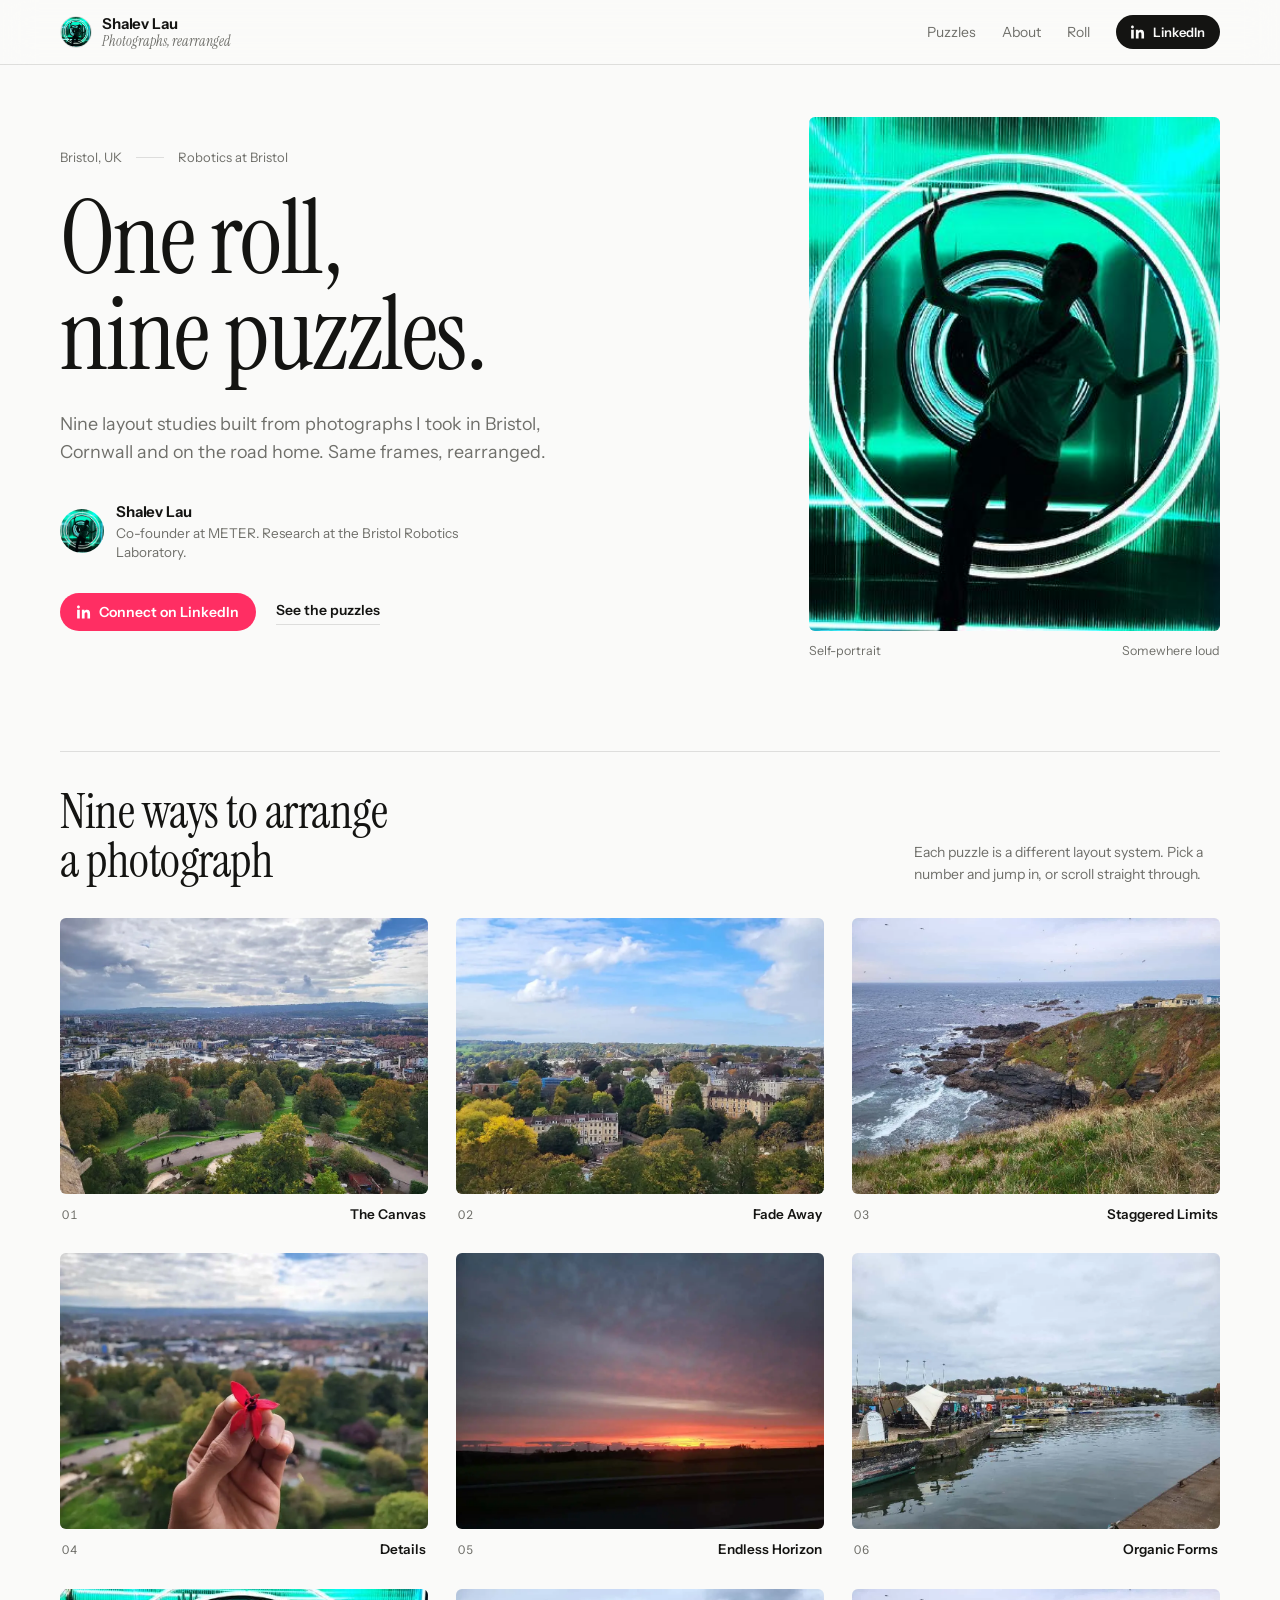
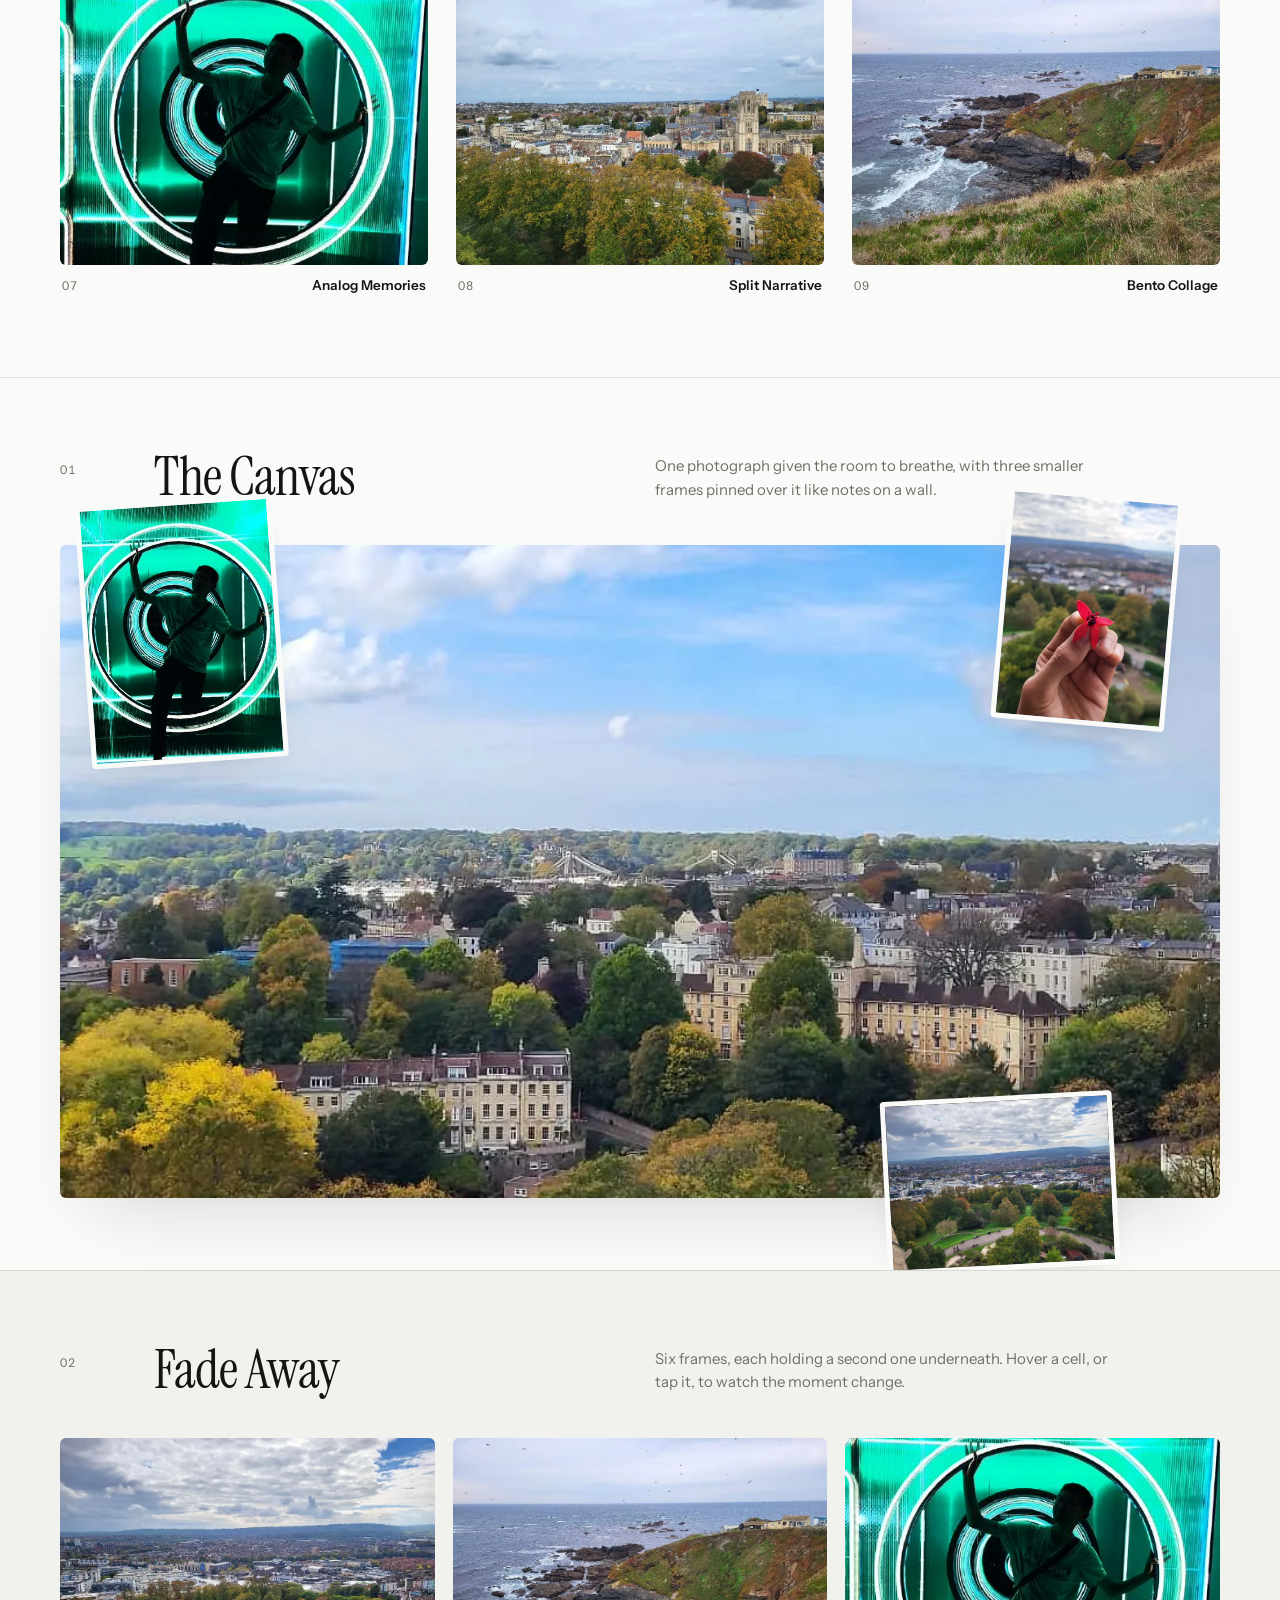
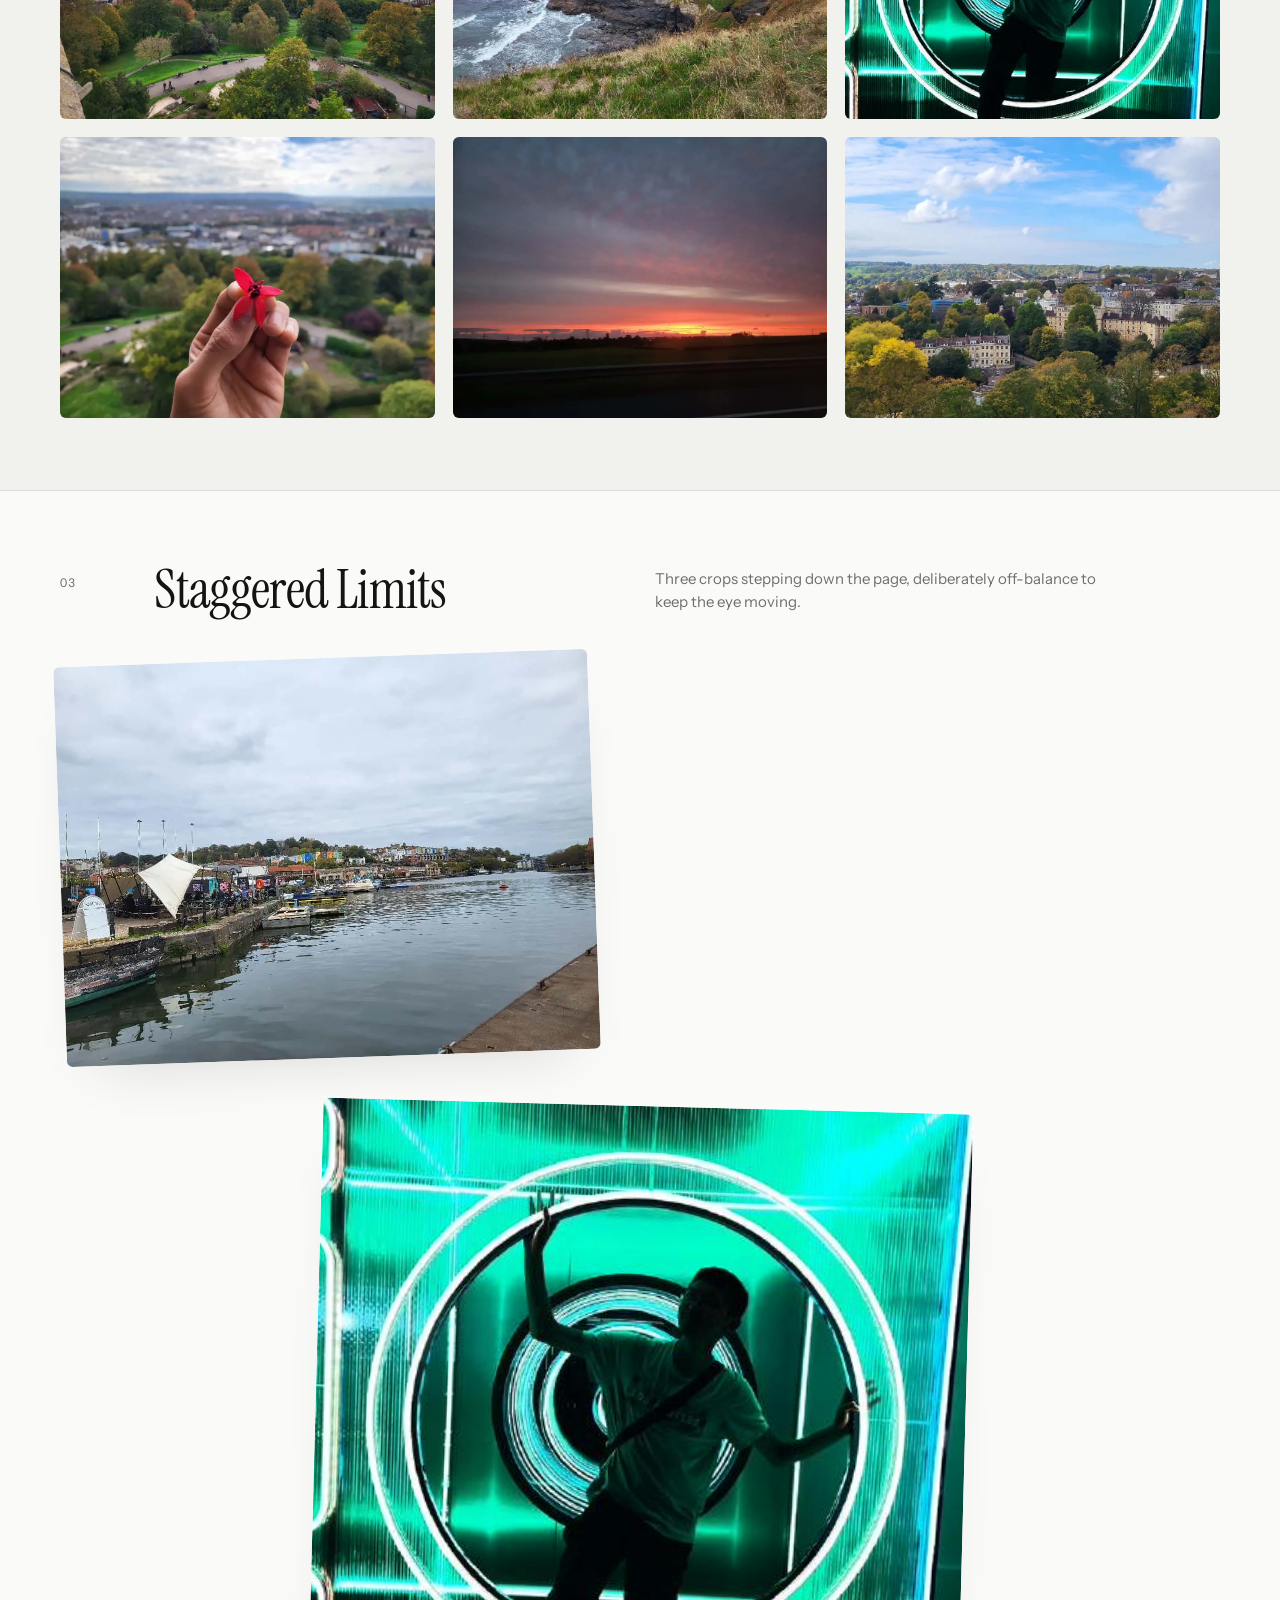
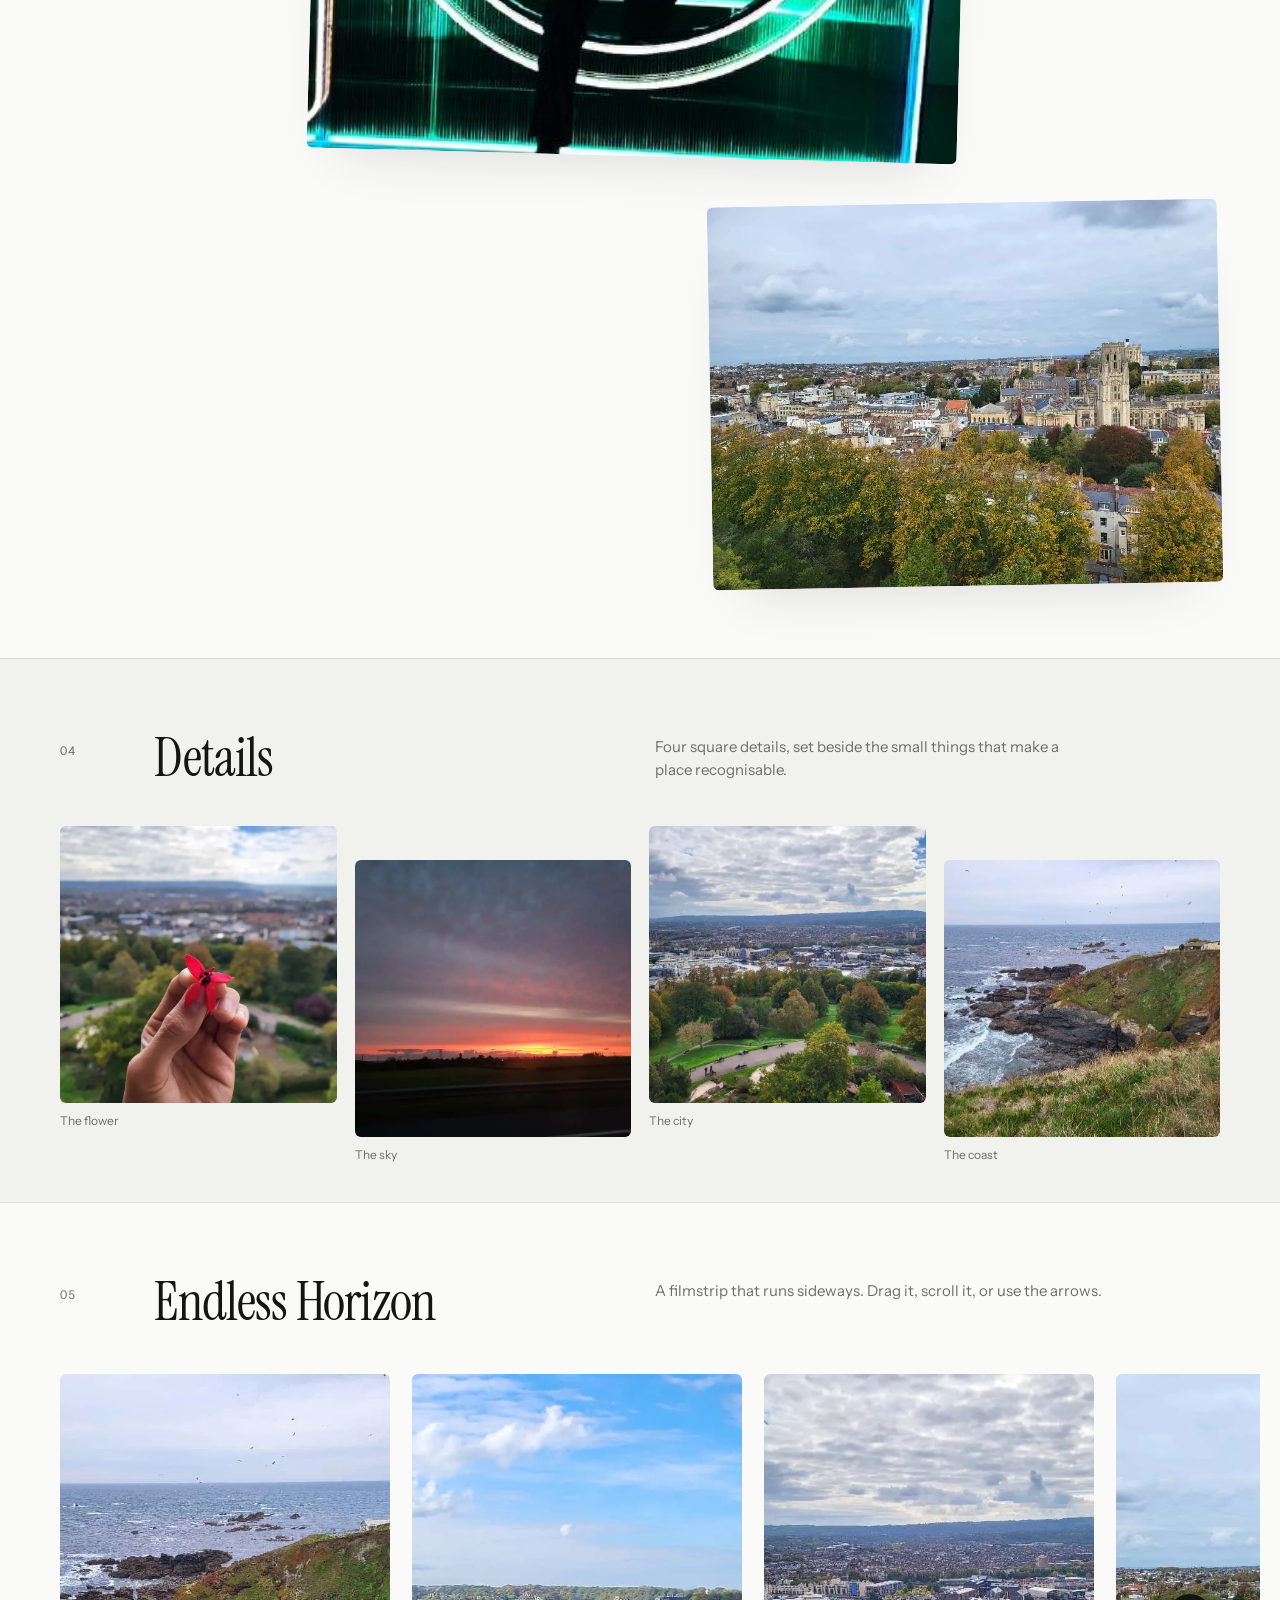
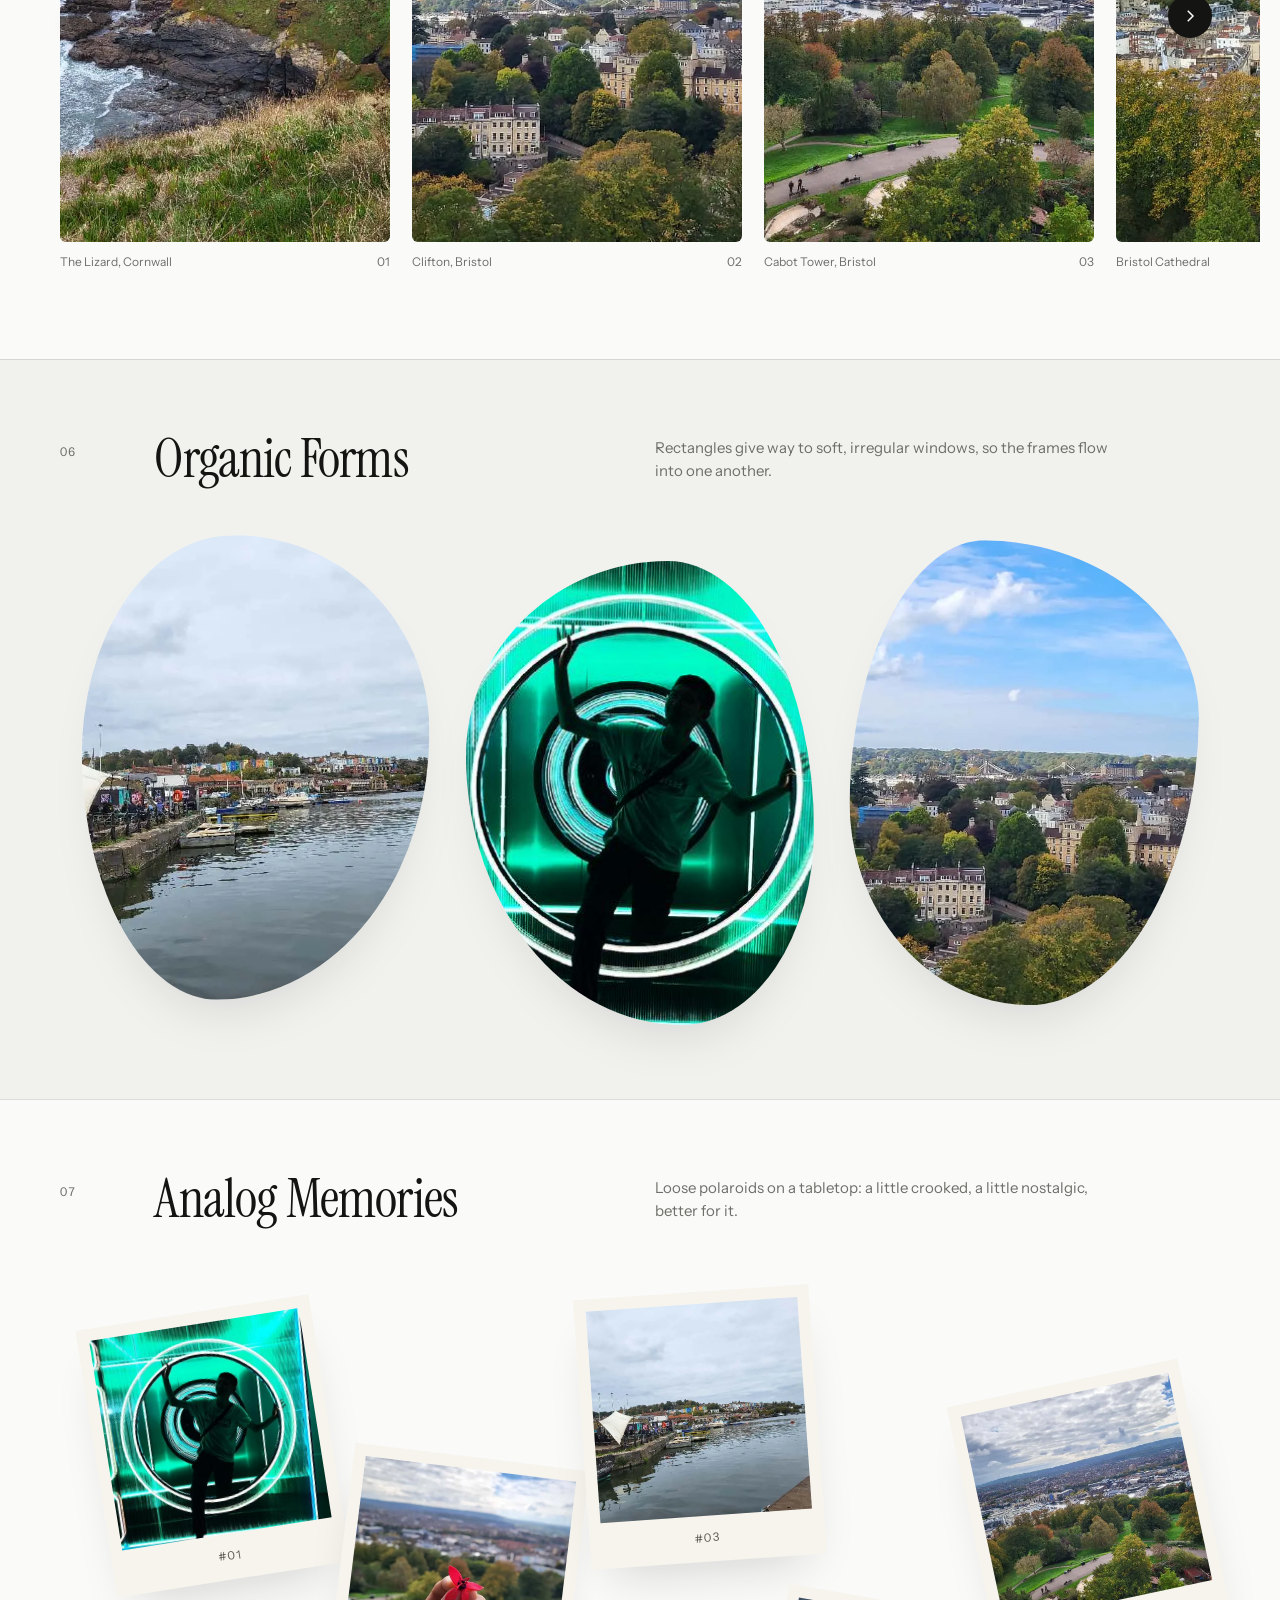
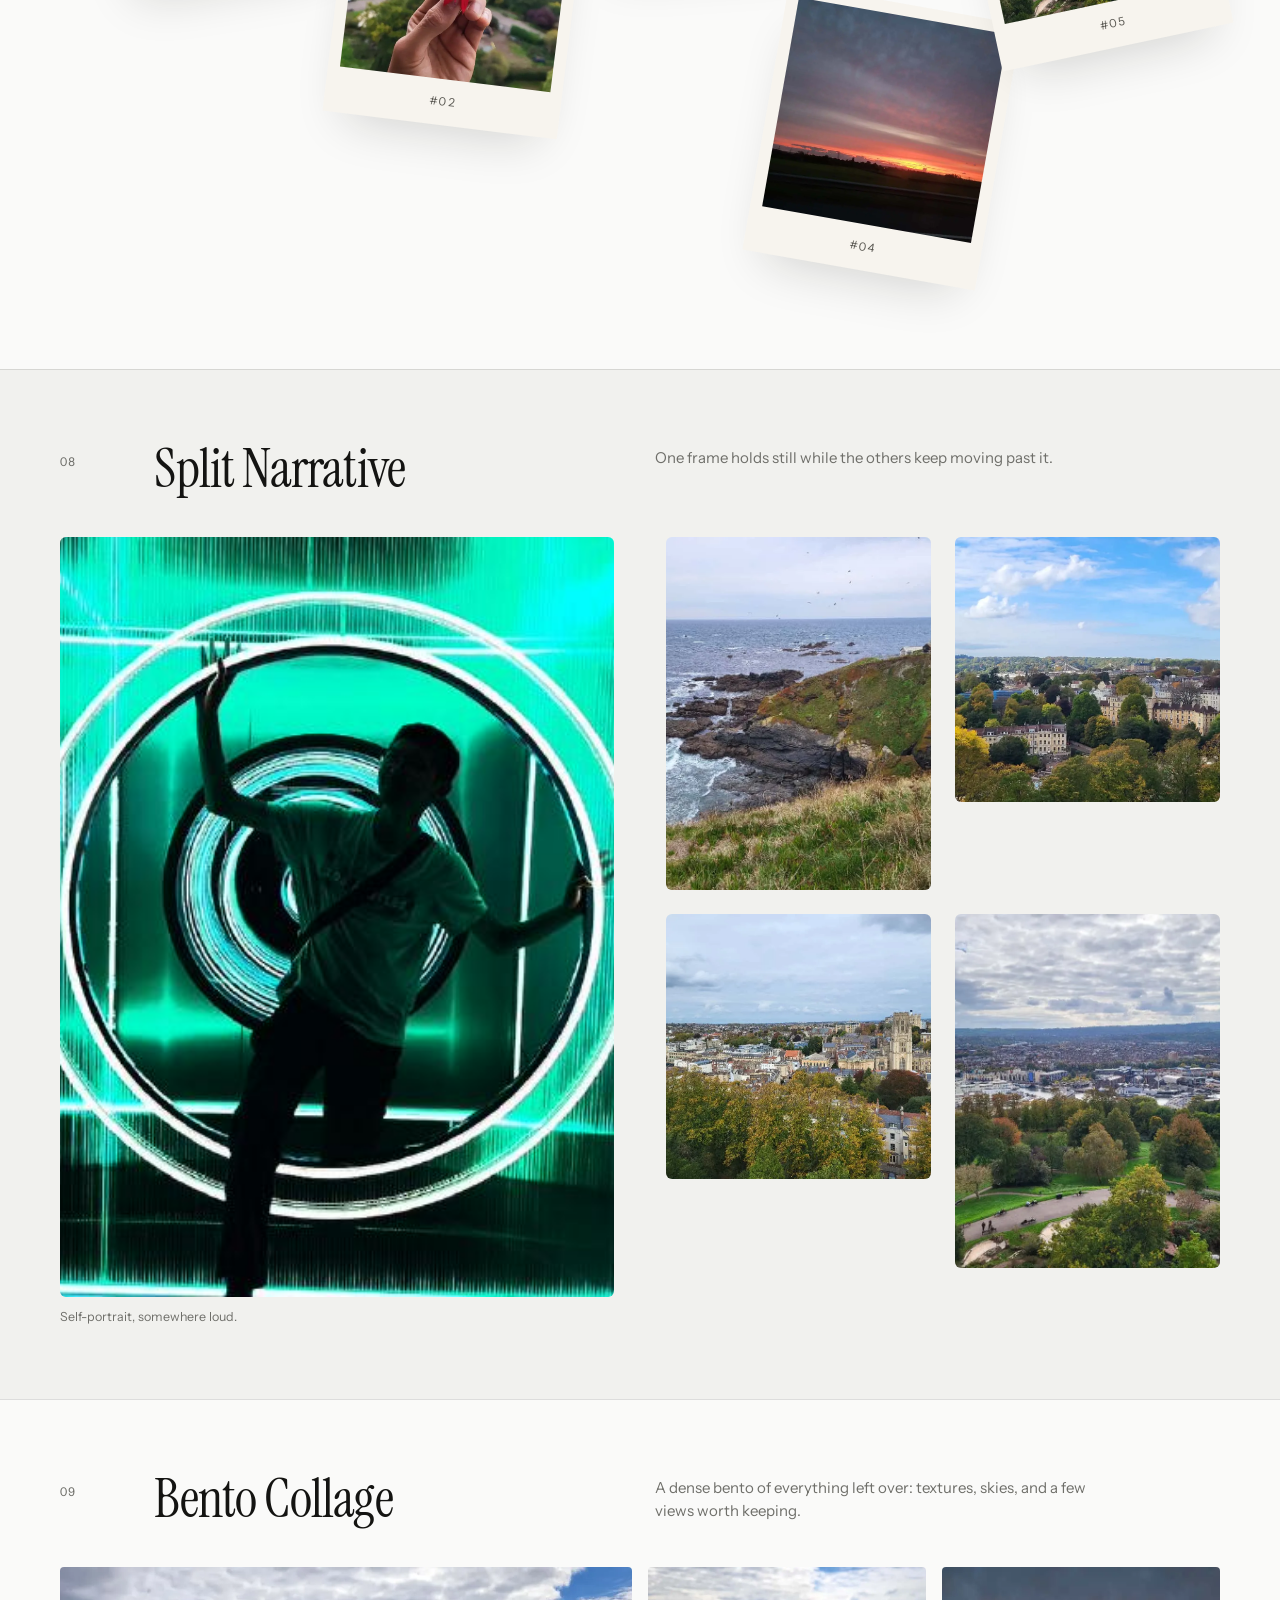
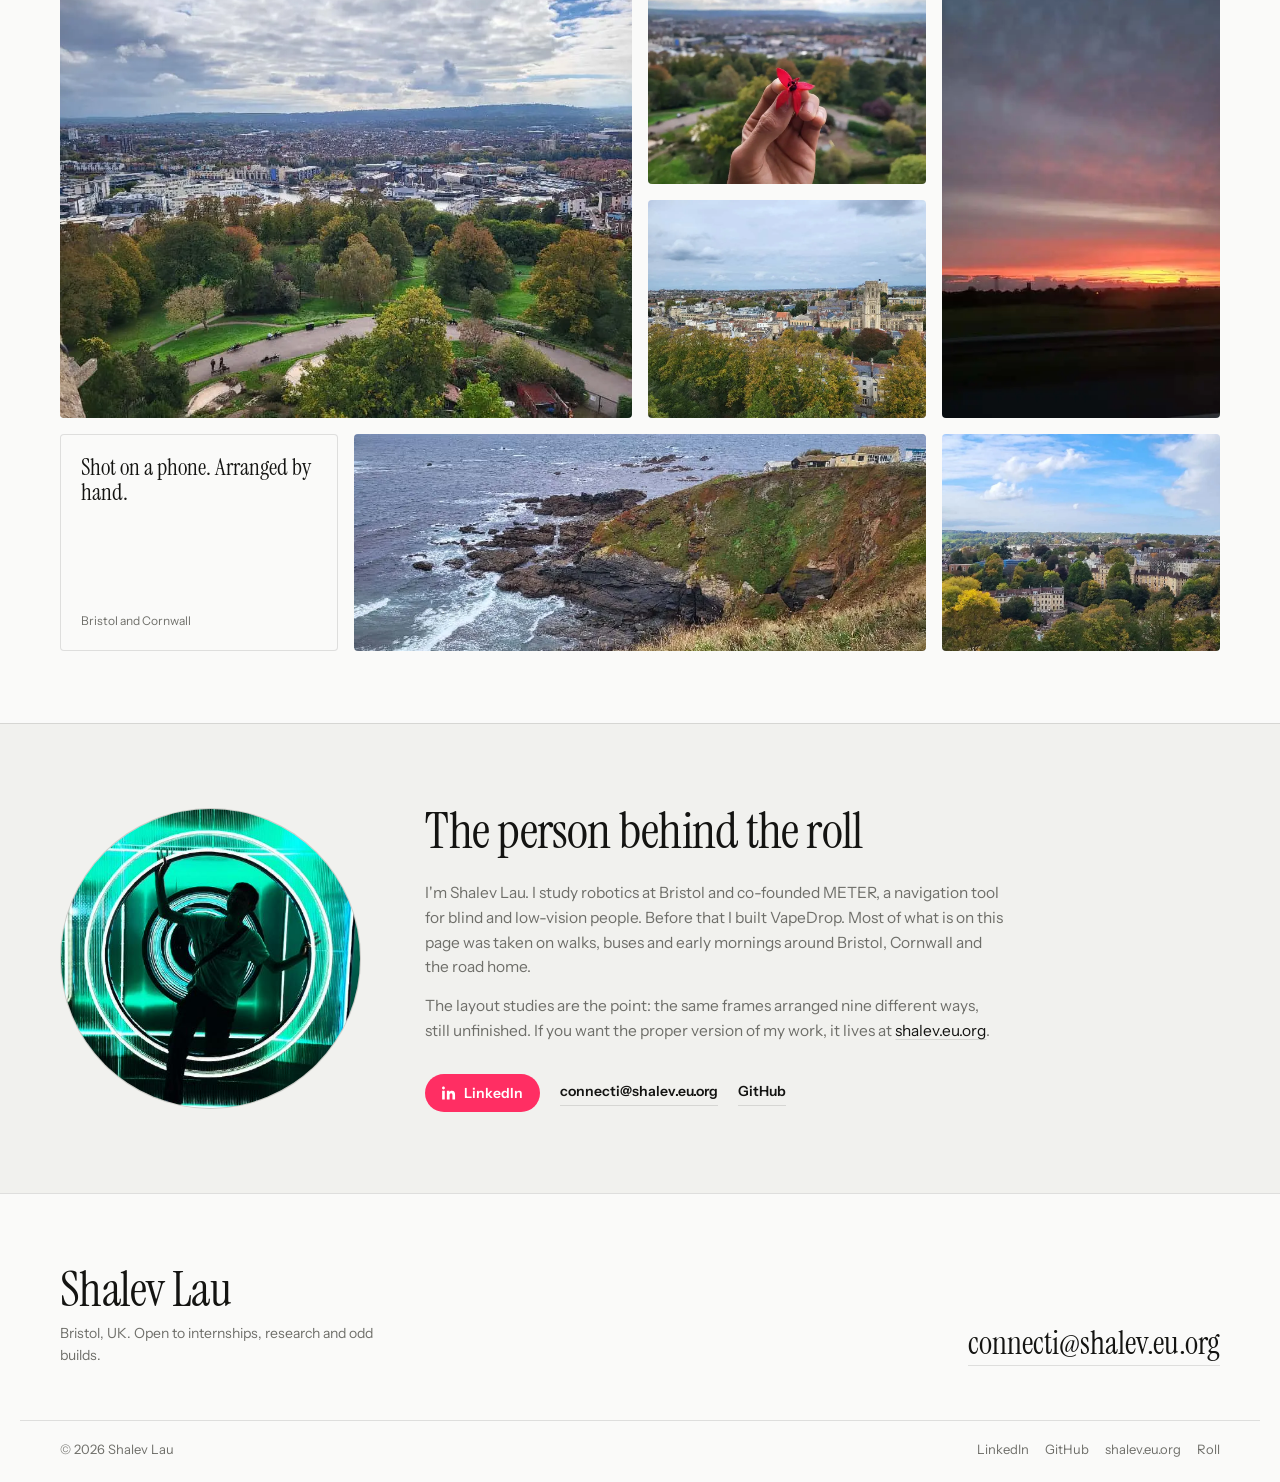
<file: index.html>
<!DOCTYPE html>
<html lang="en-GB">

<head>
    <meta charset="UTF-8">
    <meta name="viewport" content="width=device-width, initial-scale=1">
    <title>Shalev Lau — One roll, nine puzzles</title>
    <meta name="description" content="Nine layout studies built from photographs by Shalev Lau — robotics student in Bristol, co-founder of METER.">
    <link rel="canonical" href="https://bosco-grid.pages.dev/">
    <meta name="theme-color" content="#fafaf9">
    <meta name="color-scheme" content="light">

    <meta property="og:type" content="website">
    <meta property="og:title" content="Shalev Lau — One roll, nine puzzles">
    <meta property="og:description" content="Nine layout studies built from photographs around Bristol, Cornwall and the road home.">
    <meta property="og:url" content="https://bosco-grid.pages.dev/">
    <meta property="og:image" content="https://bosco-grid.pages.dev/assets/shalev-lau.png">
    <meta name="twitter:card" content="summary">

    <link rel="icon" href="assets/shalev-lau.png">
    <link rel="apple-touch-icon" href="assets/shalev-lau.png">
    <link rel="preload" as="image" href="assets/shalev-lau.png">

    <link rel="preconnect" href="https://fonts.googleapis.com">
    <link rel="preconnect" href="https://fonts.gstatic.com" crossorigin>
    <link href="https://fonts.googleapis.com/css2?family=Instrument+Sans:ital,wght@0,400..700;1,400..700&family=Instrument+Serif:ital@0;1&display=swap" rel="stylesheet">
    <link rel="stylesheet" href="assets/site.css">

    <script type="application/ld+json">
        {
            "@context": "https://schema.org",
            "@type": "Person",
            "name": "Shalev Lau",
            "url": "https://shalev.eu.org/",
            "image": "https://bosco-grid.pages.dev/assets/shalev-lau.png",
            "jobTitle": "Robotics student and co-founder of METER",
            "sameAs": [
                "https://www.linkedin.com/in/shalevl/",
                "https://github.com/altcar"
            ]
        }
    </script>
</head>

<body id="top" data-theme="light">
    <a class="skip-link" href="#main">Skip to content</a>

    <header class="site-header">
        <div class="header-inner">
            <a class="brand" href="#top" aria-label="Shalev Lau, back to top">
                <img src="assets/shalev-lau.png" alt="" width="32" height="32">
                <span class="brand-text">
                    <span class="brand-name">Shalev Lau</span>
                    <span class="brand-role">Photographs, rearranged</span>
                </span>
            </a>

            <nav class="site-nav" aria-label="Primary">
                <a class="nav-index" href="#index">Puzzles</a>
                <a class="nav-about" href="#about">About</a>
                <a href="roll.html">Roll</a>
                <a class="btn btn-small" href="https://www.linkedin.com/in/shalevl/" target="_blank" rel="noopener noreferrer" aria-label="Shalev Lau on LinkedIn">
                    <svg viewBox="0 0 24 24" fill="currentColor" aria-hidden="true"><path d="M4.98 3.5A2.49 2.49 0 0 1 2.5 6 2.49 2.49 0 0 1 0 3.5C0 2.12 1.12 1 2.5 1s2.48 1.12 2.48 2.5ZM.24 8.25h4.52V23H.24V8.25Zm8.1 0h4.33v2.02h.06c.6-1.14 2.07-2.34 4.26-2.34 4.56 0 5.4 3 5.4 6.9V23h-4.51v-6.77c0-1.61-.03-3.69-2.25-3.69-2.25 0-2.6 1.76-2.6 3.57V23H8.34V8.25Z"/></svg>
                    <span class="btn-label">LinkedIn</span>
                </a>
            </nav>
        </div>
    </header>

    <main id="main">
        <section class="masthead" aria-labelledby="page-title">
            <div class="masthead-copy">
                <p class="place">
                    <span>Bristol, UK</span>
                    <span class="rule" aria-hidden="true"></span>
                    <span>Robotics at Bristol</span>
                </p>

                <h1 id="page-title">One roll,<br>nine puzzles.</h1>

                <p class="lede">Nine layout studies built from photographs I took in Bristol, Cornwall and on the road home. Same frames, rearranged.</p>

                <div class="byline">
                    <img src="assets/shalev-lau.png" alt="" width="44" height="44">
                    <span>
                        <span class="byline-name">Shalev Lau</span>
                        <span class="byline-role">Co-founder at METER. Research at the Bristol Robotics Laboratory.</span>
                    </span>
                </div>

                <div class="actions">
                    <a class="btn btn-accent" href="https://www.linkedin.com/in/shalevl/" target="_blank" rel="noopener noreferrer">
                        <svg viewBox="0 0 24 24" fill="currentColor" aria-hidden="true"><path d="M4.98 3.5A2.49 2.49 0 0 1 2.5 6 2.49 2.49 0 0 1 0 3.5C0 2.12 1.12 1 2.5 1s2.48 1.12 2.48 2.5ZM.24 8.25h4.52V23H.24V8.25Zm8.1 0h4.33v2.02h.06c.6-1.14 2.07-2.34 4.26-2.34 4.56 0 5.4 3 5.4 6.9V23h-4.51v-6.77c0-1.61-.03-3.69-2.25-3.69-2.25 0-2.6 1.76-2.6 3.57V23H8.34V8.25Z"/></svg>
                        Connect on LinkedIn
                    </a>
                    <a class="text-link" href="#index">See the puzzles</a>
                </div>
            </div>

            <figure class="masthead-figure">
                <img src="assets/shalev-lau.png" alt="Shalev Lau standing inside a room of concentric neon light rings." width="460" height="460" fetchpriority="high">
                <figcaption>
                    <span>Self-portrait</span>
                    <span>Somewhere loud</span>
                </figcaption>
            </figure>
        </section>

        <section class="section-block index" id="index" aria-labelledby="index-title">
            <div class="index-head">
                <h2 id="index-title">Nine ways to arrange a photograph</h2>
                <p>Each puzzle is a different layout system. Pick a number and jump in, or scroll straight through.</p>
            </div>
            <div id="main-grid" class="tile-grid"></div>
        </section>

        <div id="puzzles"></div>

        <section class="about" id="about" aria-labelledby="about-title">
            <div class="about-inner">
                <figure class="about-portrait">
                    <img src="assets/shalev-lau.png" alt="Portrait of Shalev Lau in front of concentric neon rings." loading="lazy" decoding="async">
                </figure>

                <div class="about-copy">
                    <h2 id="about-title">The person behind the roll</h2>
                    <p>I'm Shalev Lau. I study robotics at Bristol and co-founded METER, a navigation tool for blind and low-vision people. Before that I built VapeDrop. Most of what is on this page was taken on walks, buses and early mornings around Bristol, Cornwall and the road home.</p>
                    <p>The layout studies are the point: the same frames arranged nine different ways, still unfinished. If you want the proper version of my work, it lives at <a href="https://shalev.eu.org/" target="_blank" rel="noopener noreferrer">shalev.eu.org</a>.</p>

                    <div class="about-links">
                        <a class="btn btn-accent" href="https://www.linkedin.com/in/shalevl/" target="_blank" rel="noopener noreferrer">
                            <svg viewBox="0 0 24 24" fill="currentColor" aria-hidden="true"><path d="M4.98 3.5A2.49 2.49 0 0 1 2.5 6 2.49 2.49 0 0 1 0 3.5C0 2.12 1.12 1 2.5 1s2.48 1.12 2.48 2.5ZM.24 8.25h4.52V23H.24V8.25Zm8.1 0h4.33v2.02h.06c.6-1.14 2.07-2.34 4.26-2.34 4.56 0 5.4 3 5.4 6.9V23h-4.51v-6.77c0-1.61-.03-3.69-2.25-3.69-2.25 0-2.6 1.76-2.6 3.57V23H8.34V8.25Z"/></svg>
                            LinkedIn
                        </a>
                        <a class="text-link" href="mailto:connecti@shalev.eu.org">connecti@shalev.eu.org</a>
                        <a class="text-link" href="https://github.com/altcar" target="_blank" rel="noopener noreferrer">GitHub</a>
                    </div>
                </div>
            </div>
        </section>
    </main>

    <footer class="site-footer">
        <div class="footer-inner">
            <div>
                <p class="footer-name">Shalev Lau</p>
                <p class="footer-note">Bristol, UK. Open to internships, research and odd builds.</p>
            </div>
            <a class="footer-mail" href="mailto:connecti@shalev.eu.org">connecti@shalev.eu.org</a>
        </div>

        <div class="footer-base">
            <span>© <span data-year>2026</span> Shalev Lau</span>
            <div class="footer-links">
                <a href="https://www.linkedin.com/in/shalevl/" target="_blank" rel="noopener noreferrer">LinkedIn</a>
                <a href="https://github.com/altcar" target="_blank" rel="noopener noreferrer">GitHub</a>
                <a href="https://shalev.eu.org/" target="_blank" rel="noopener noreferrer">shalev.eu.org</a>
                <a href="roll.html">Roll</a>
            </div>
        </div>
    </footer>

    <button class="to-top" type="button" aria-label="Back to top">
        <svg viewBox="0 0 24 24" fill="none" stroke="currentColor" stroke-width="2" aria-hidden="true"><path d="M12 19V5M5 12l7-7 7 7"/></svg>
    </button>

    <script src="assets/site.js"></script>
</body>

</html>
</file>
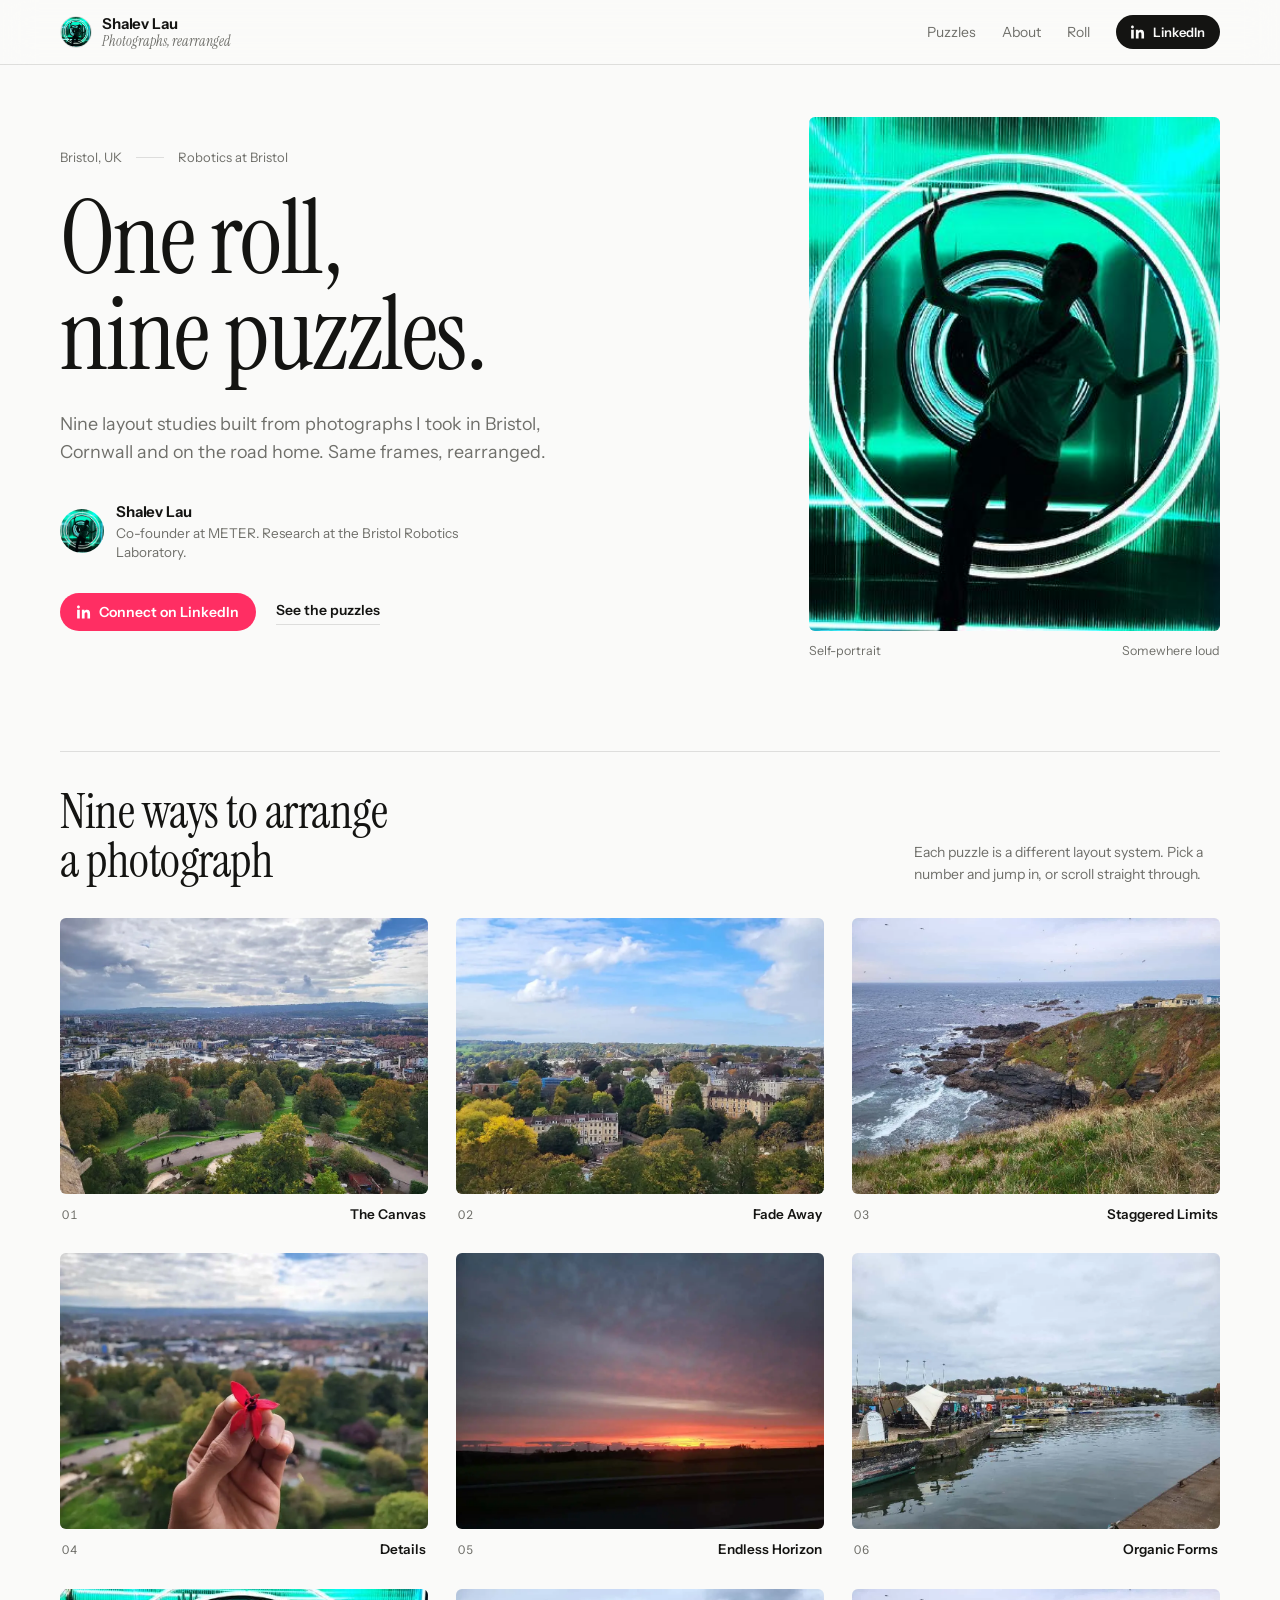
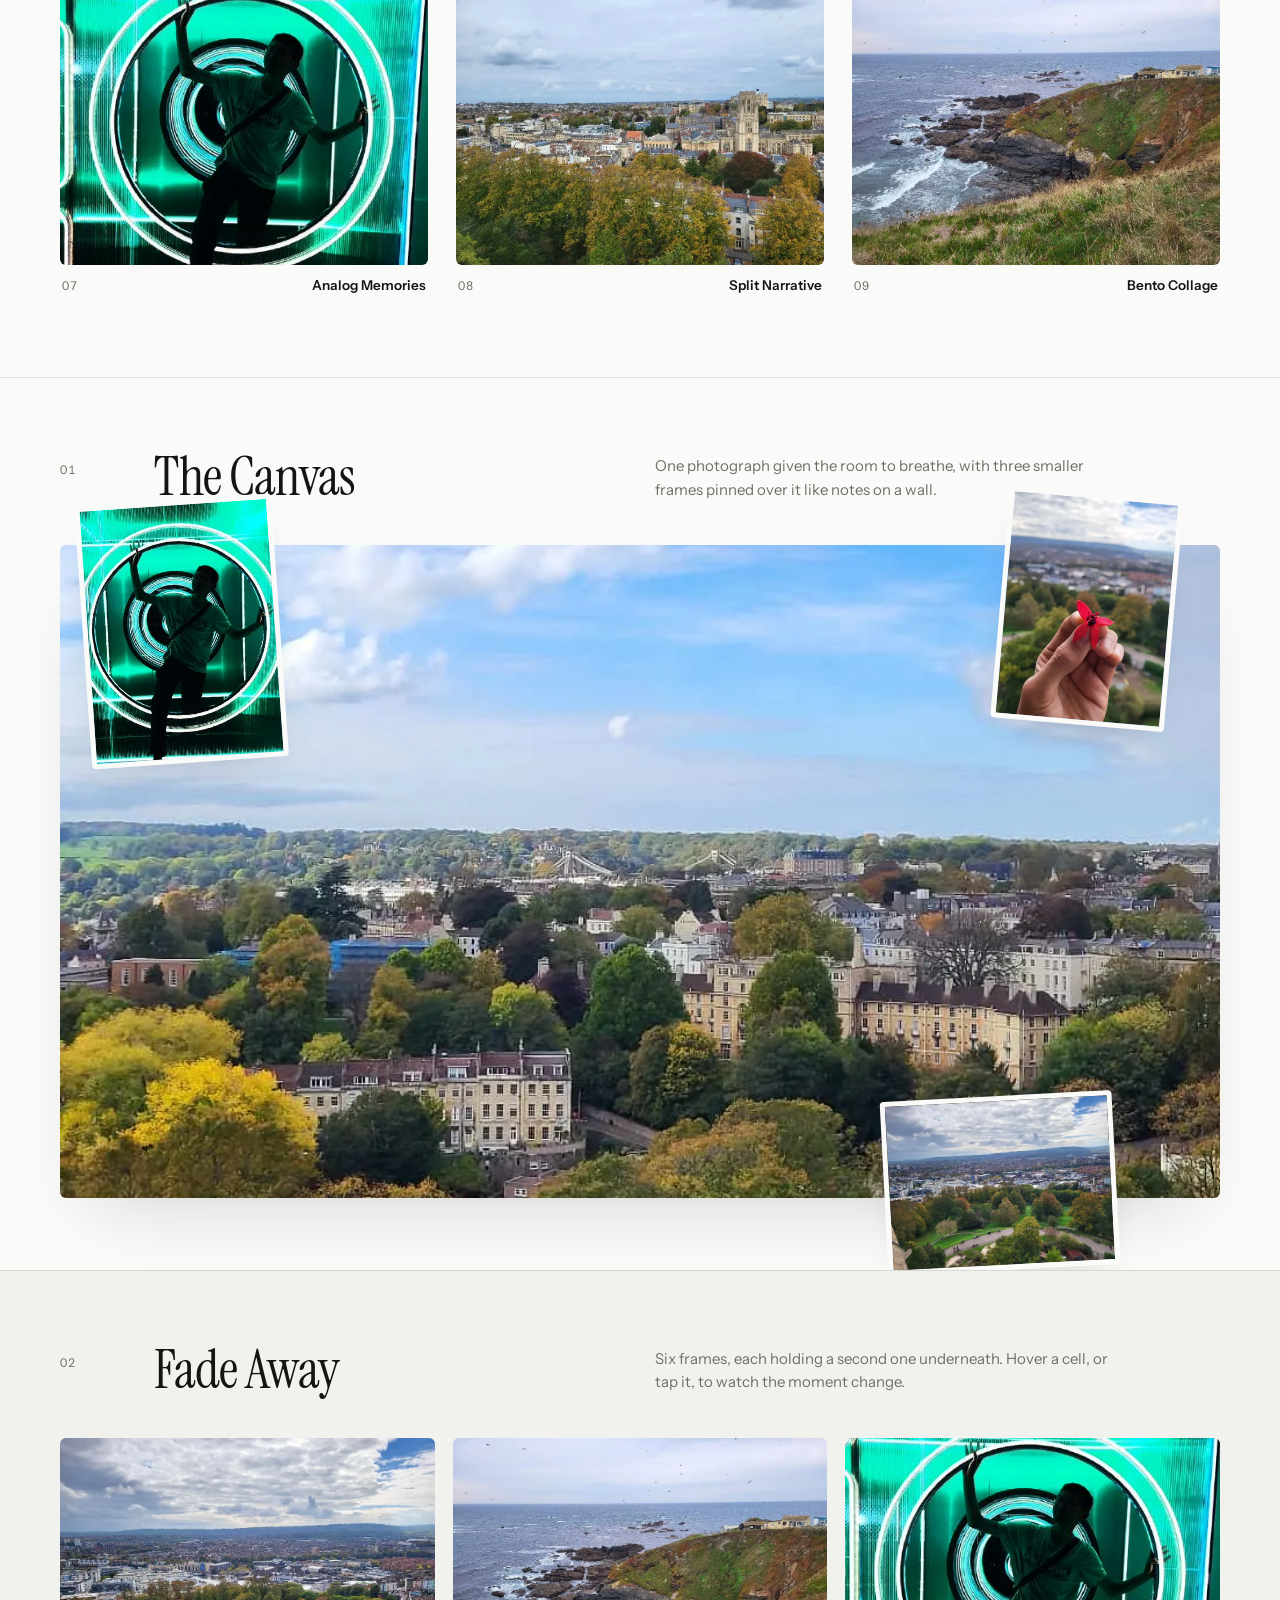
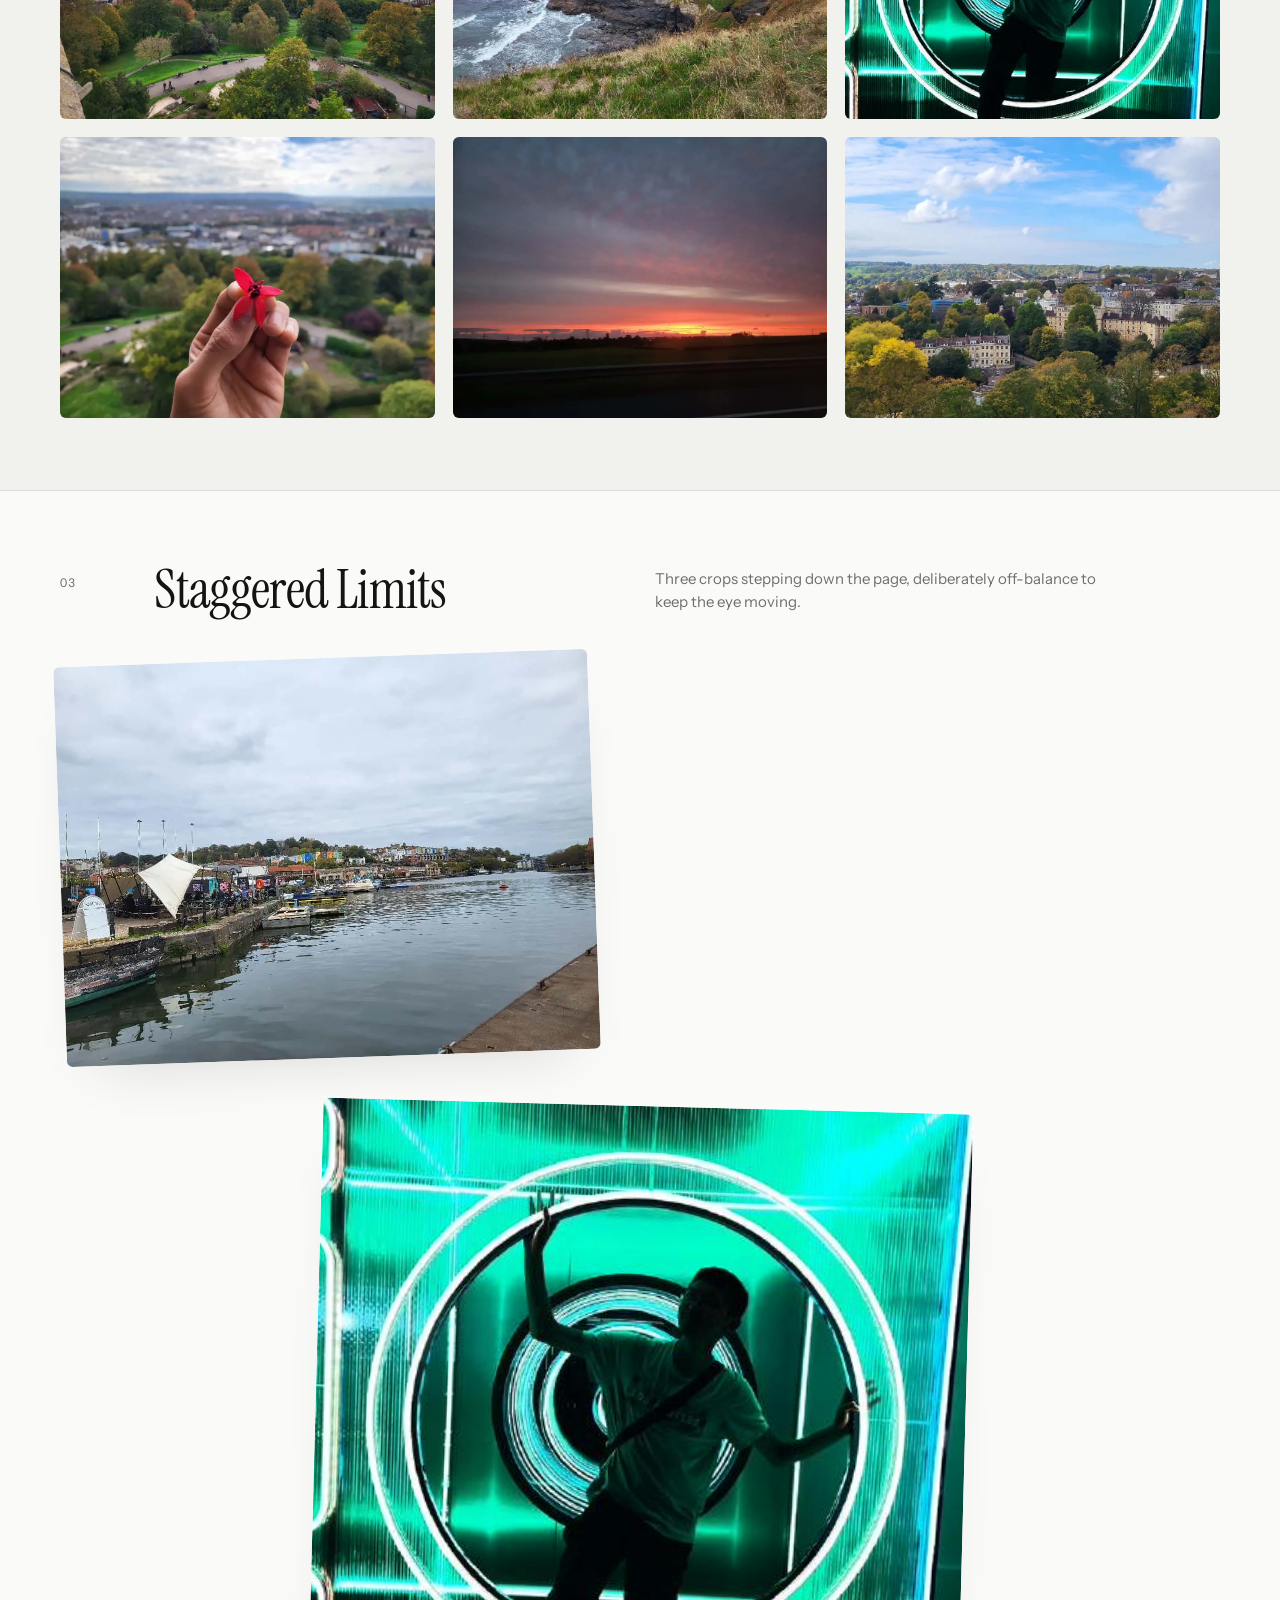
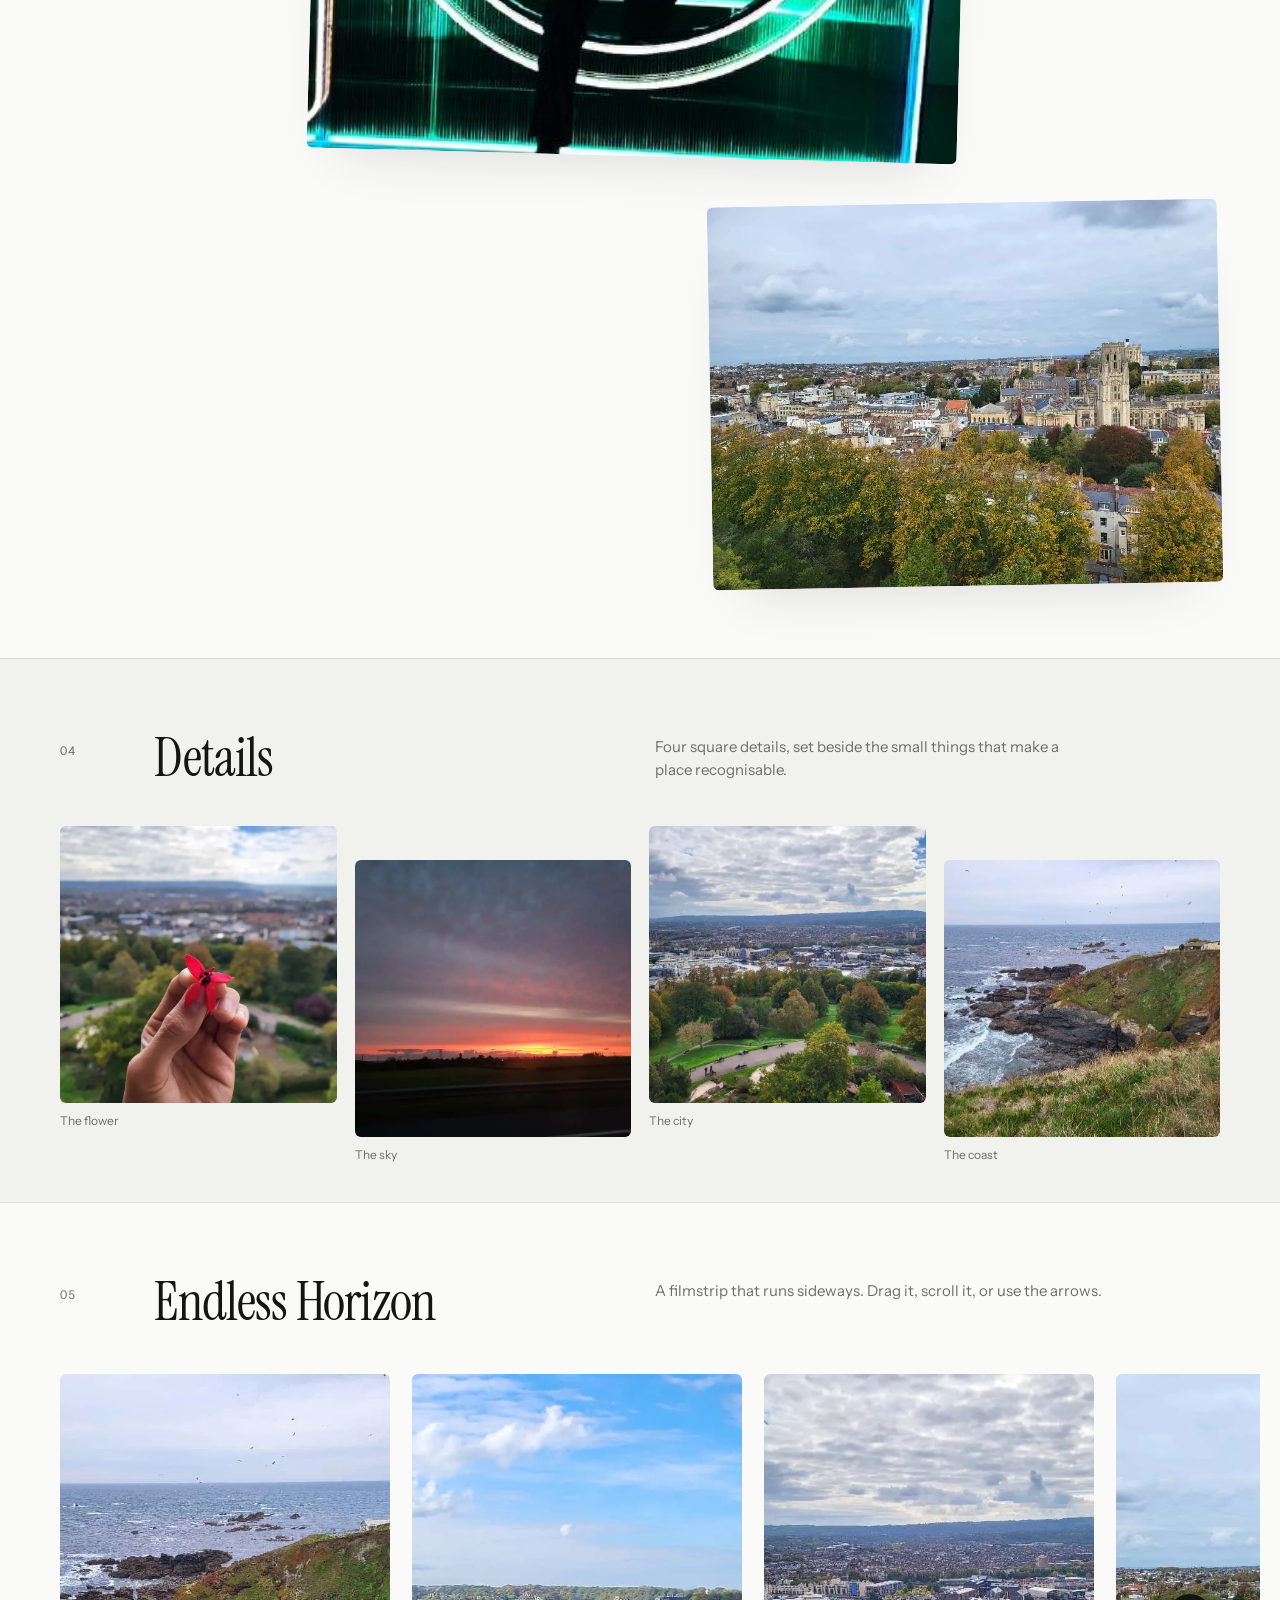
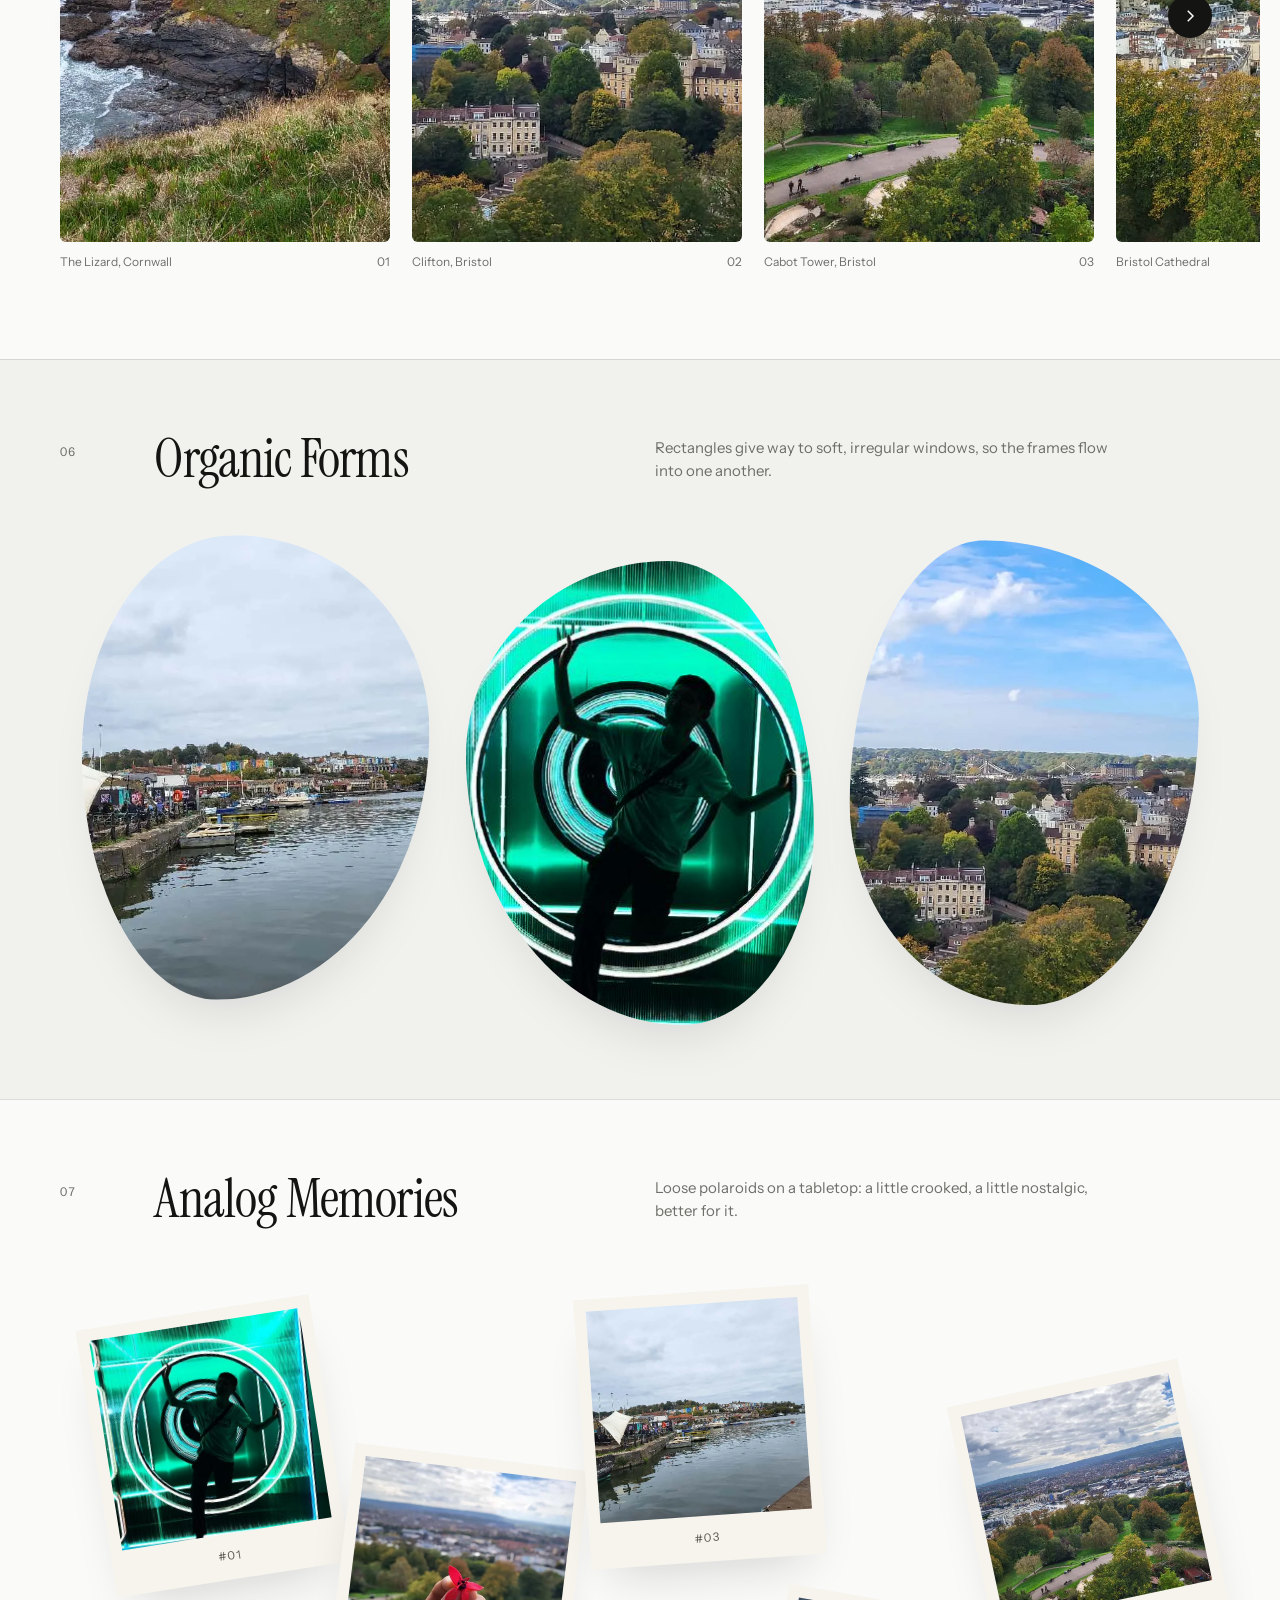
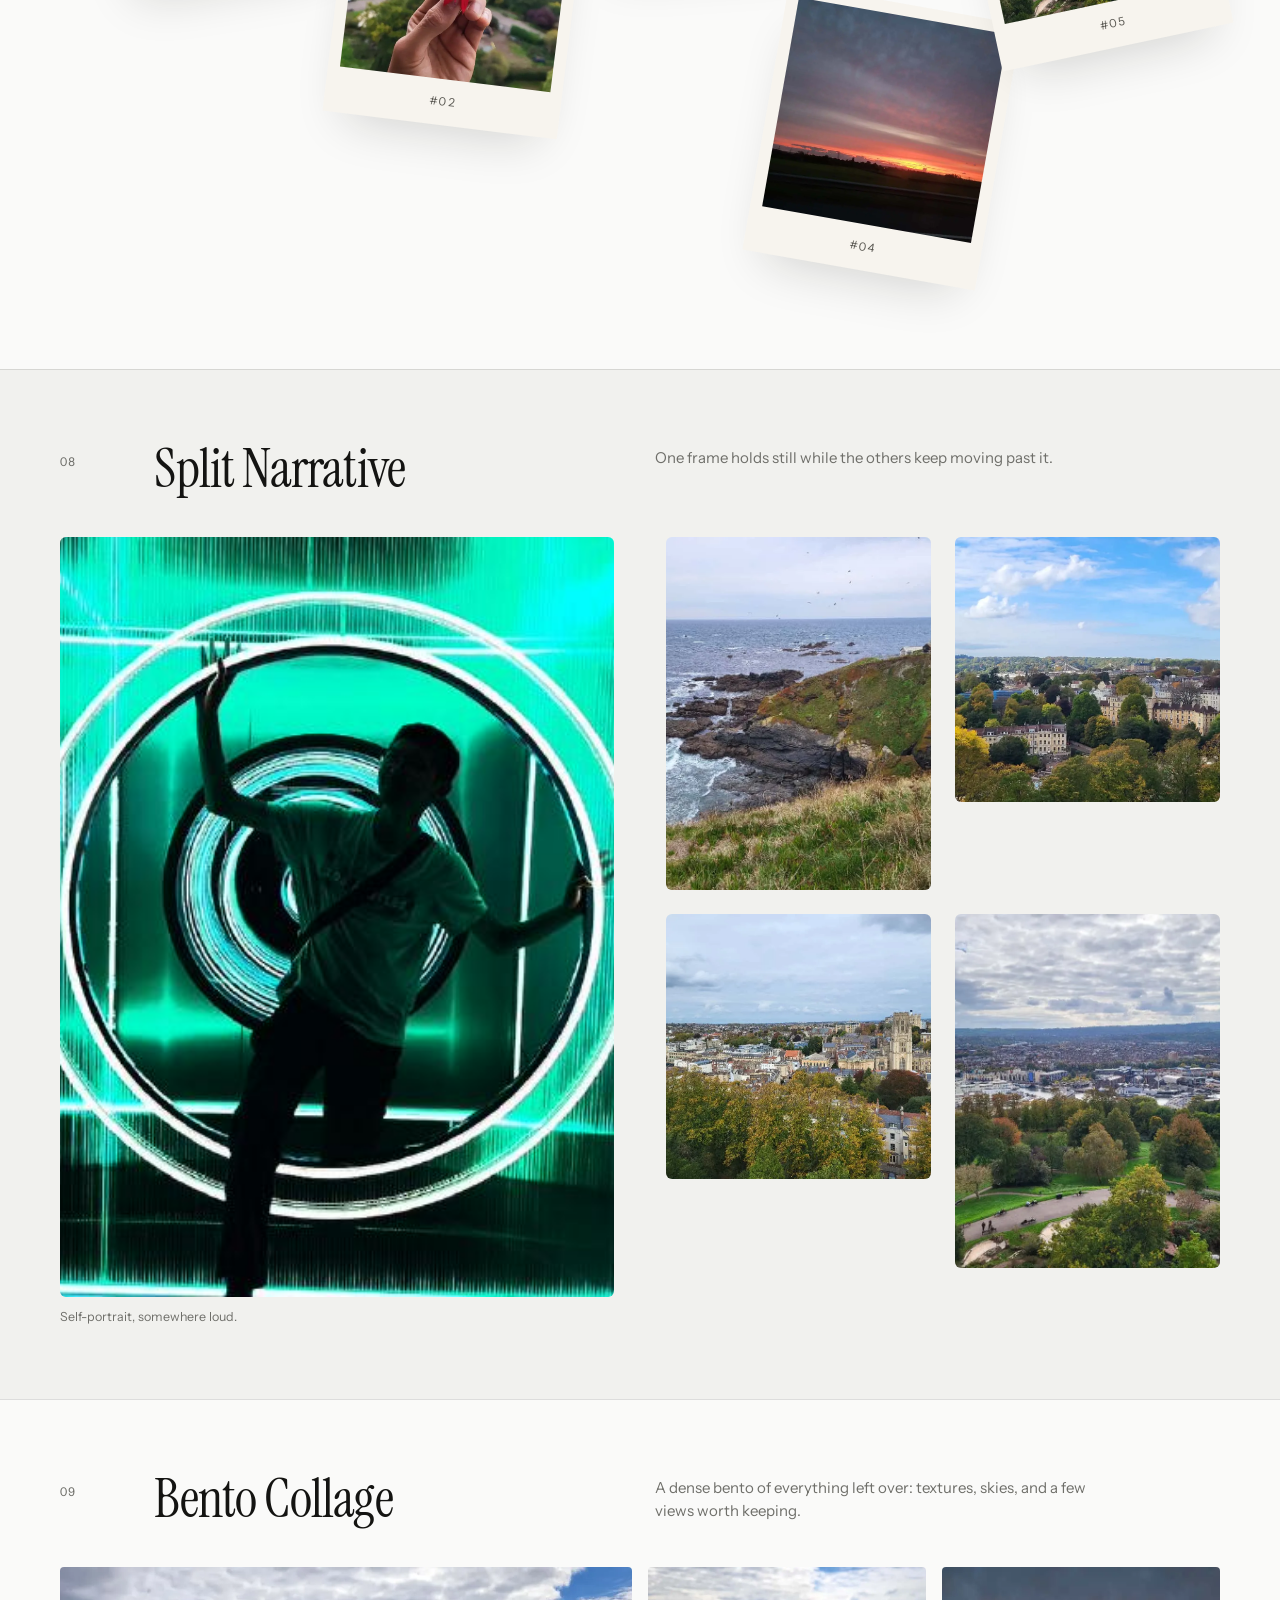
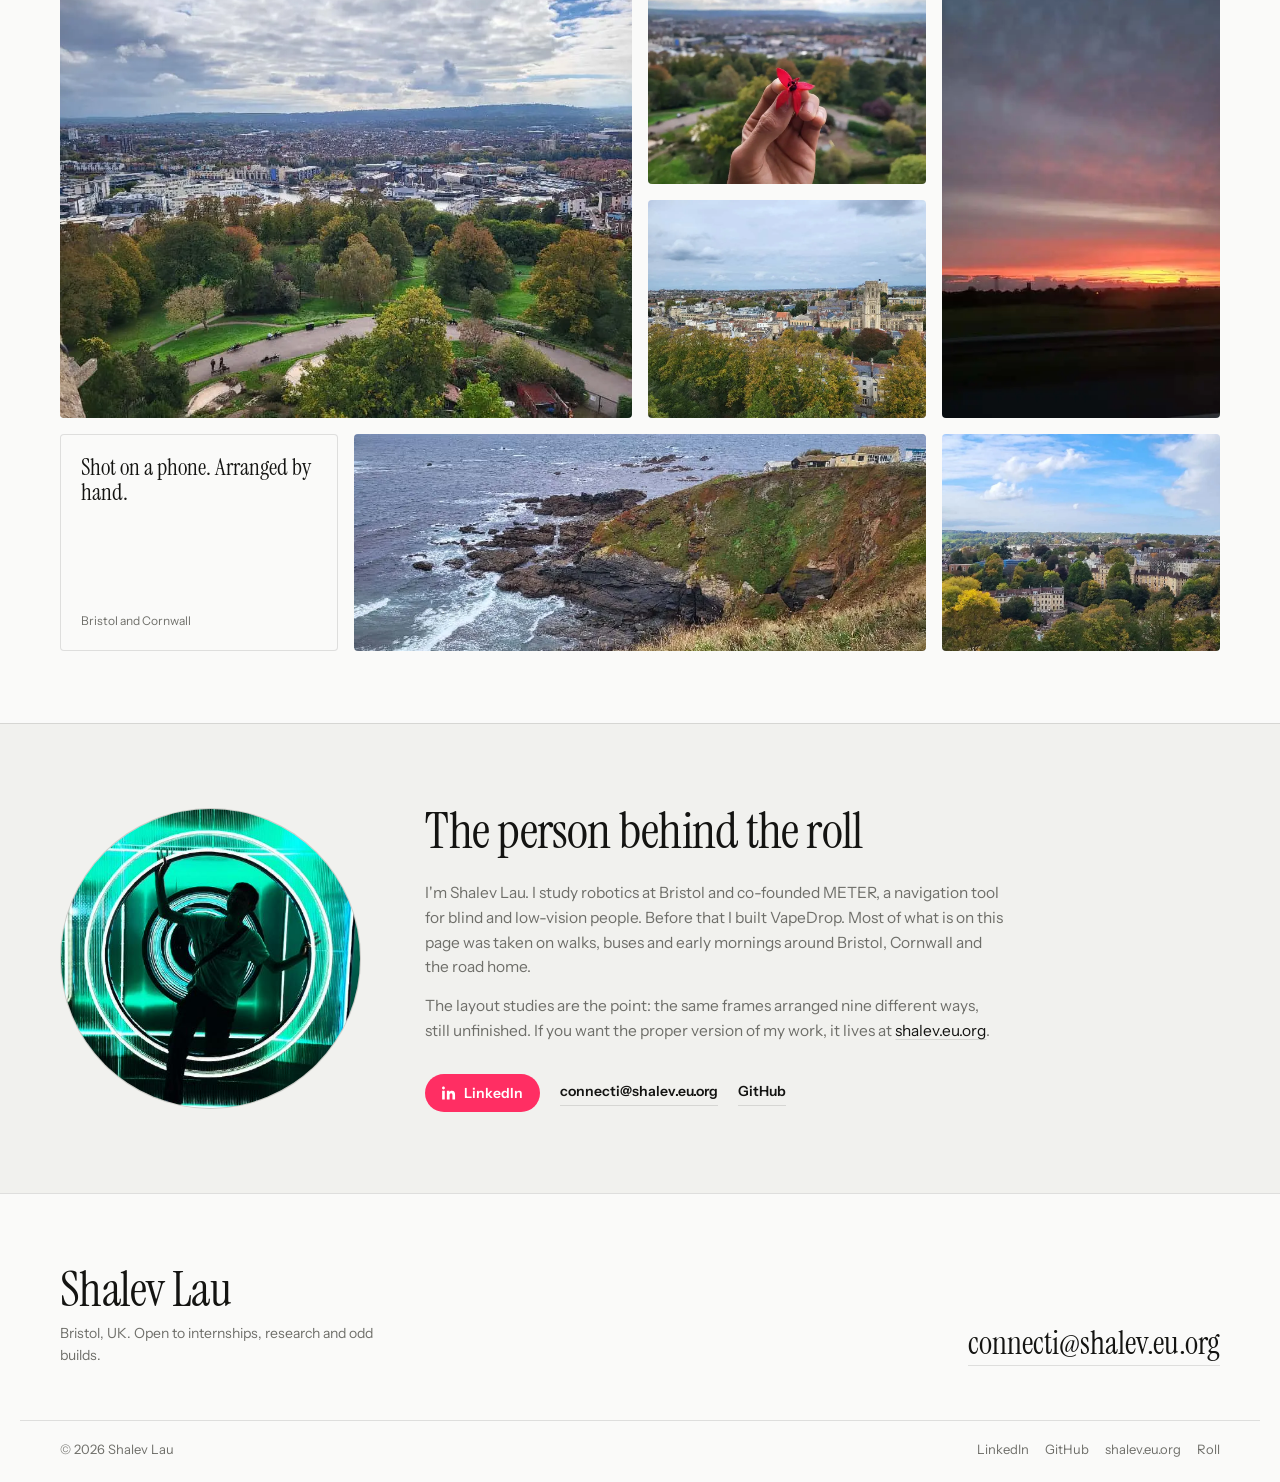
<file: grid_website.html>
<!DOCTYPE html>
<html lang="en-GB">

<head>
    <meta charset="UTF-8">
    <meta name="viewport" content="width=device-width, initial-scale=1">
    <meta name="robots" content="noindex">
    <meta http-equiv="refresh" content="0; url=index.html">
    <link rel="canonical" href="https://bosco-grid.pages.dev/">
    <title>Shalev Lau — Puzzles</title>
    <script>location.replace("index.html");</script>
</head>

<body>
    <p>This page moved. <a href="index.html">Open the new index</a>.</p>
</body>

</html>
</file>
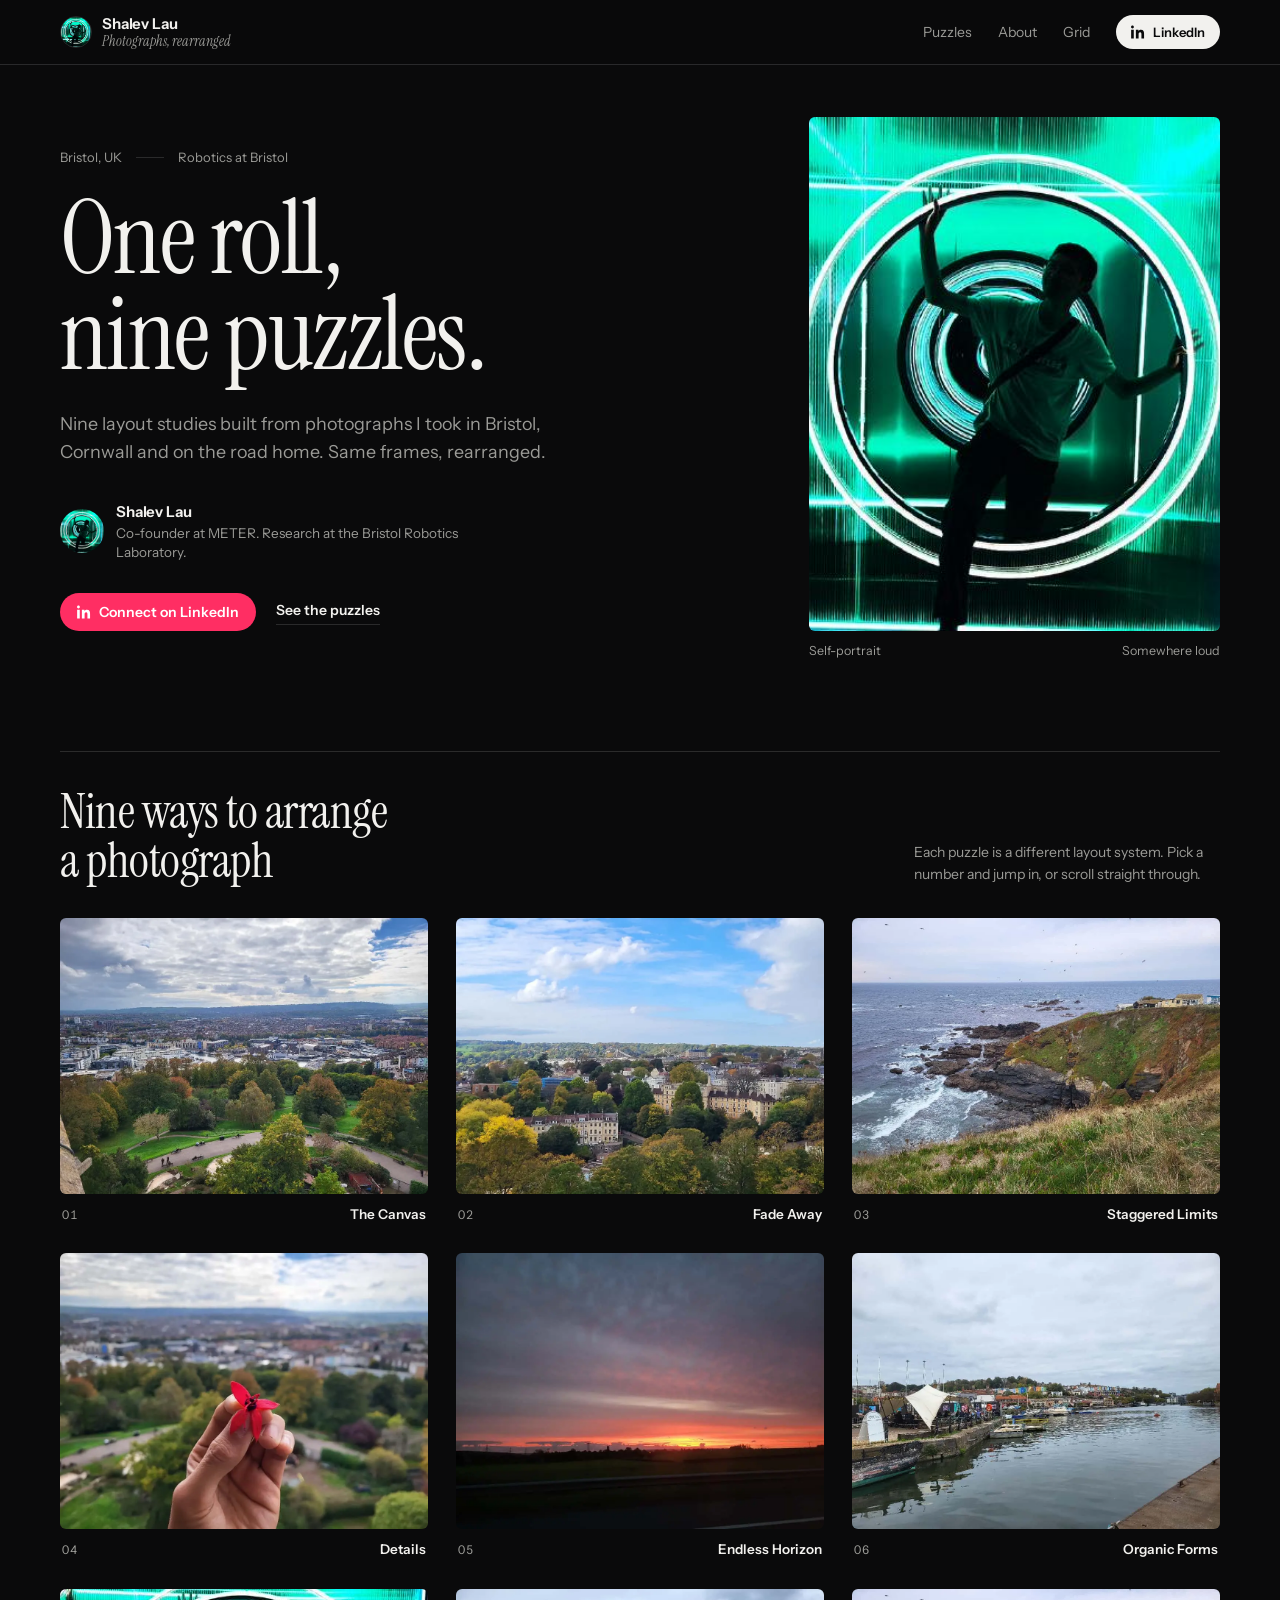
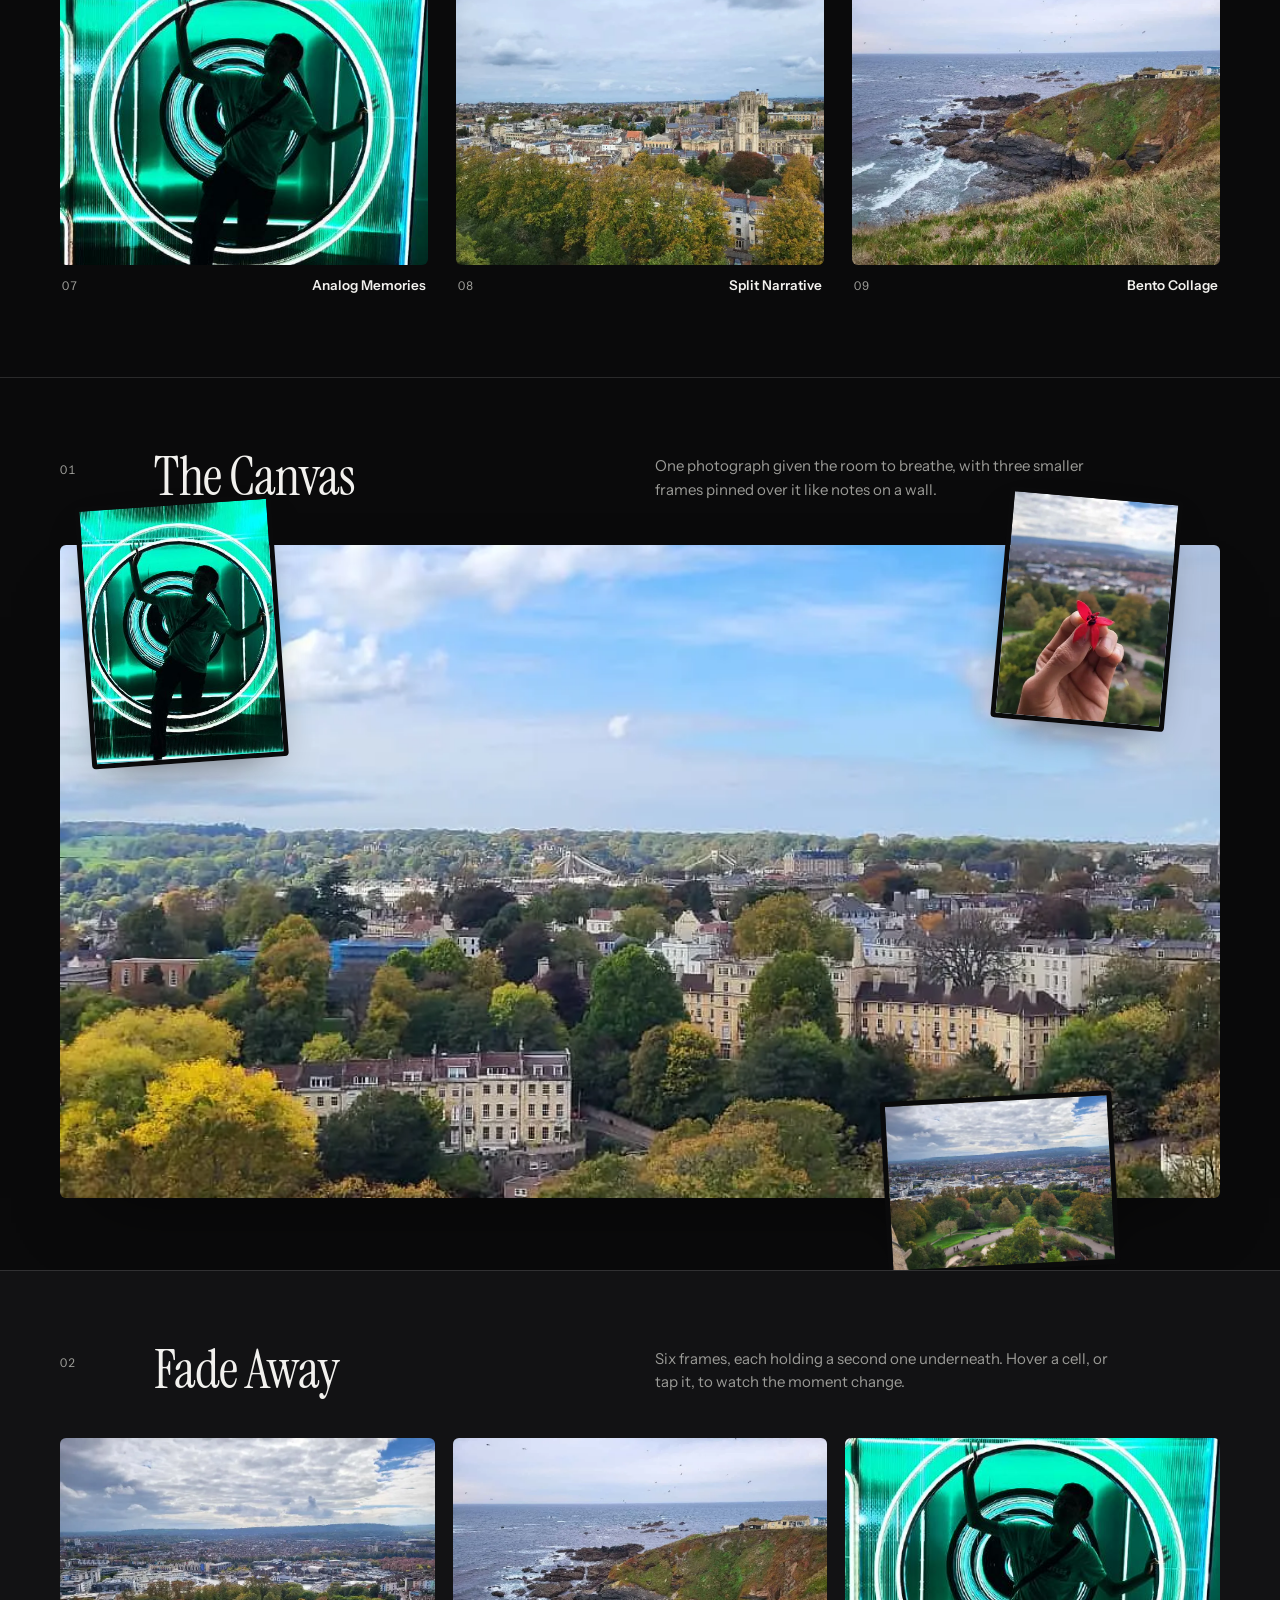
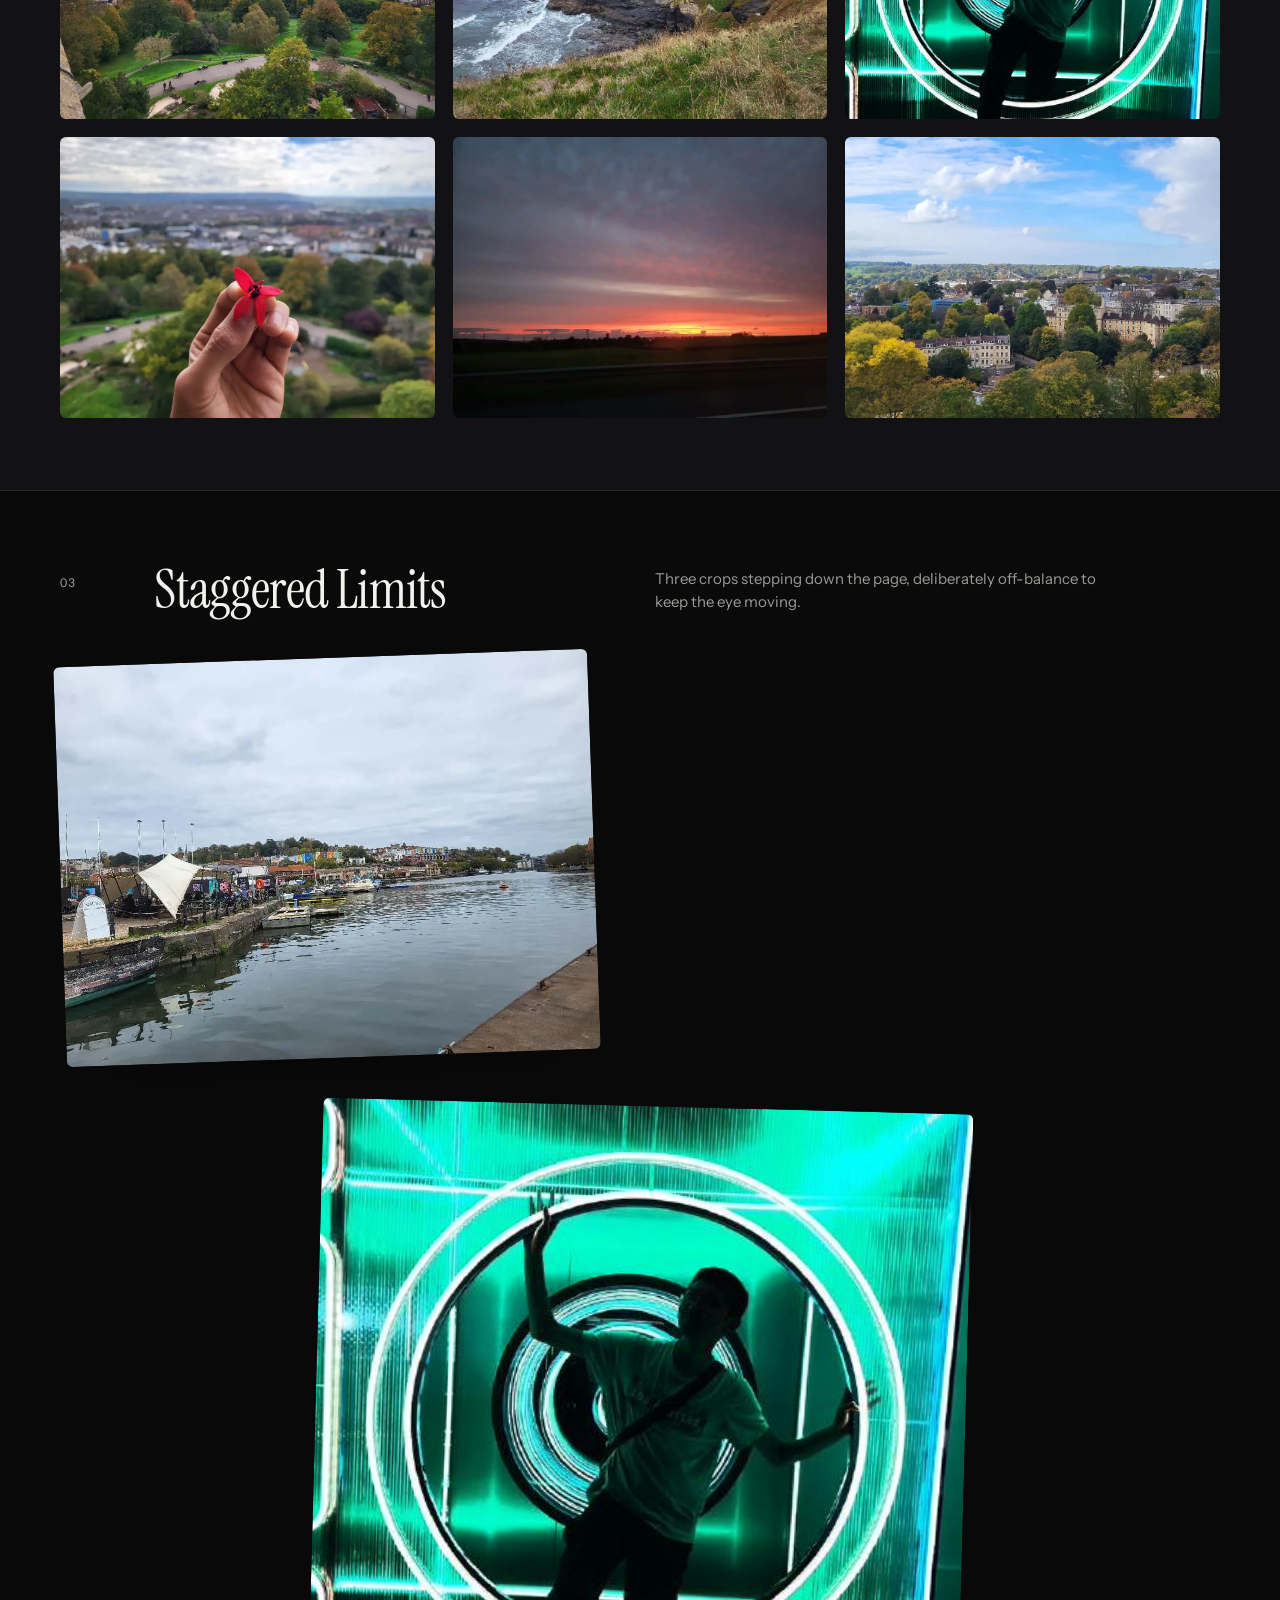
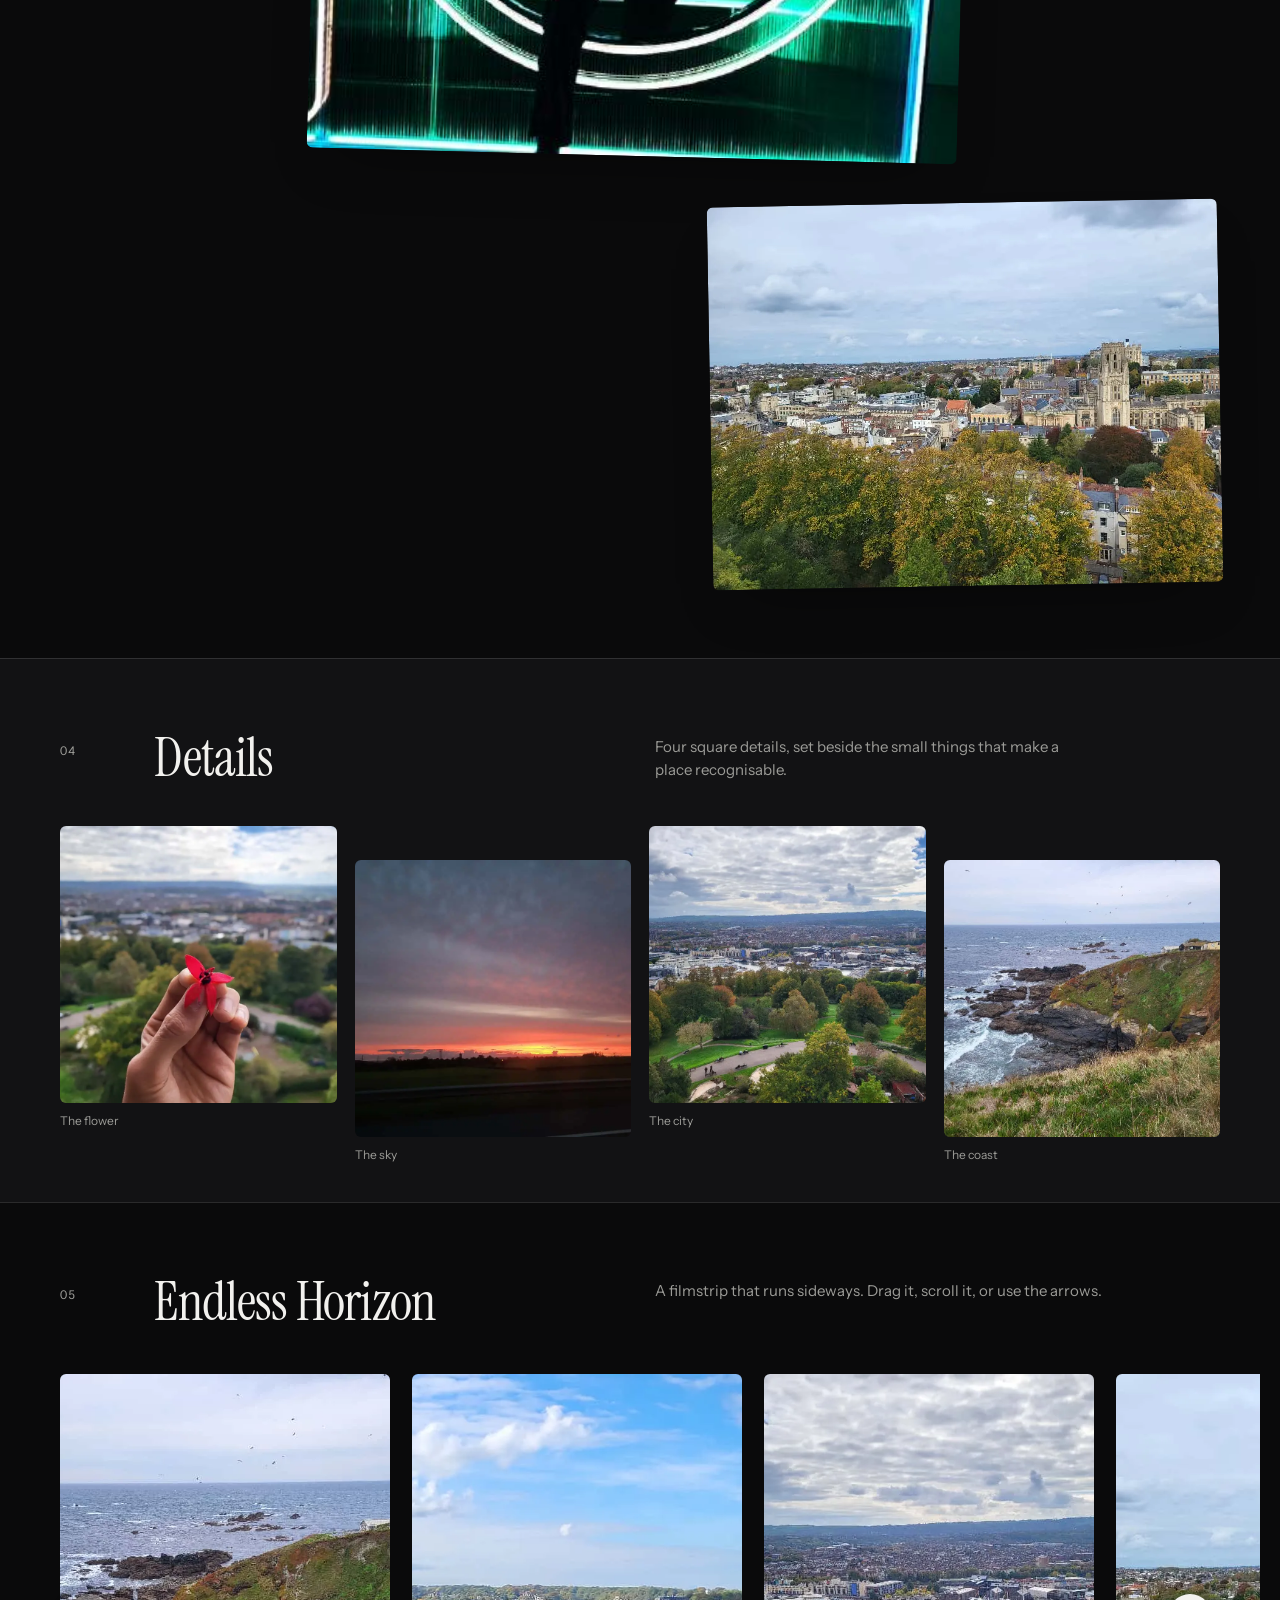
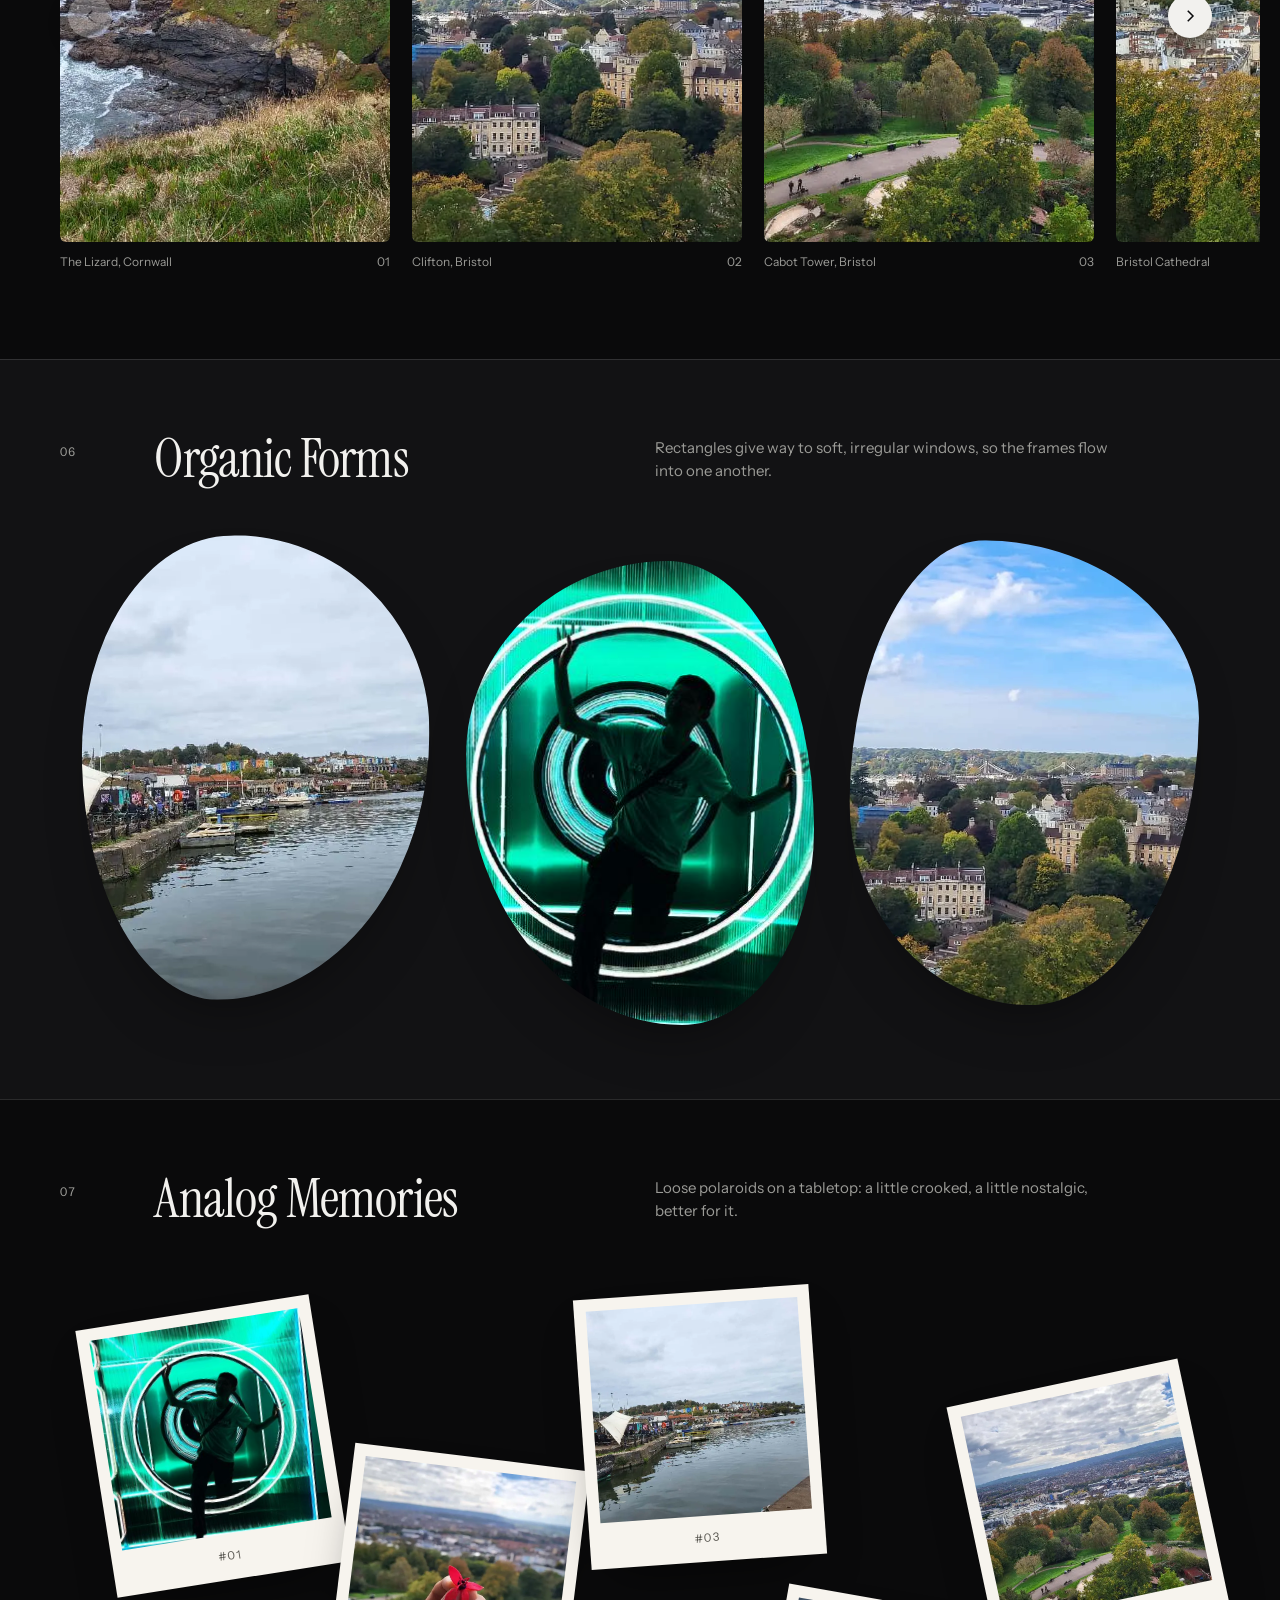
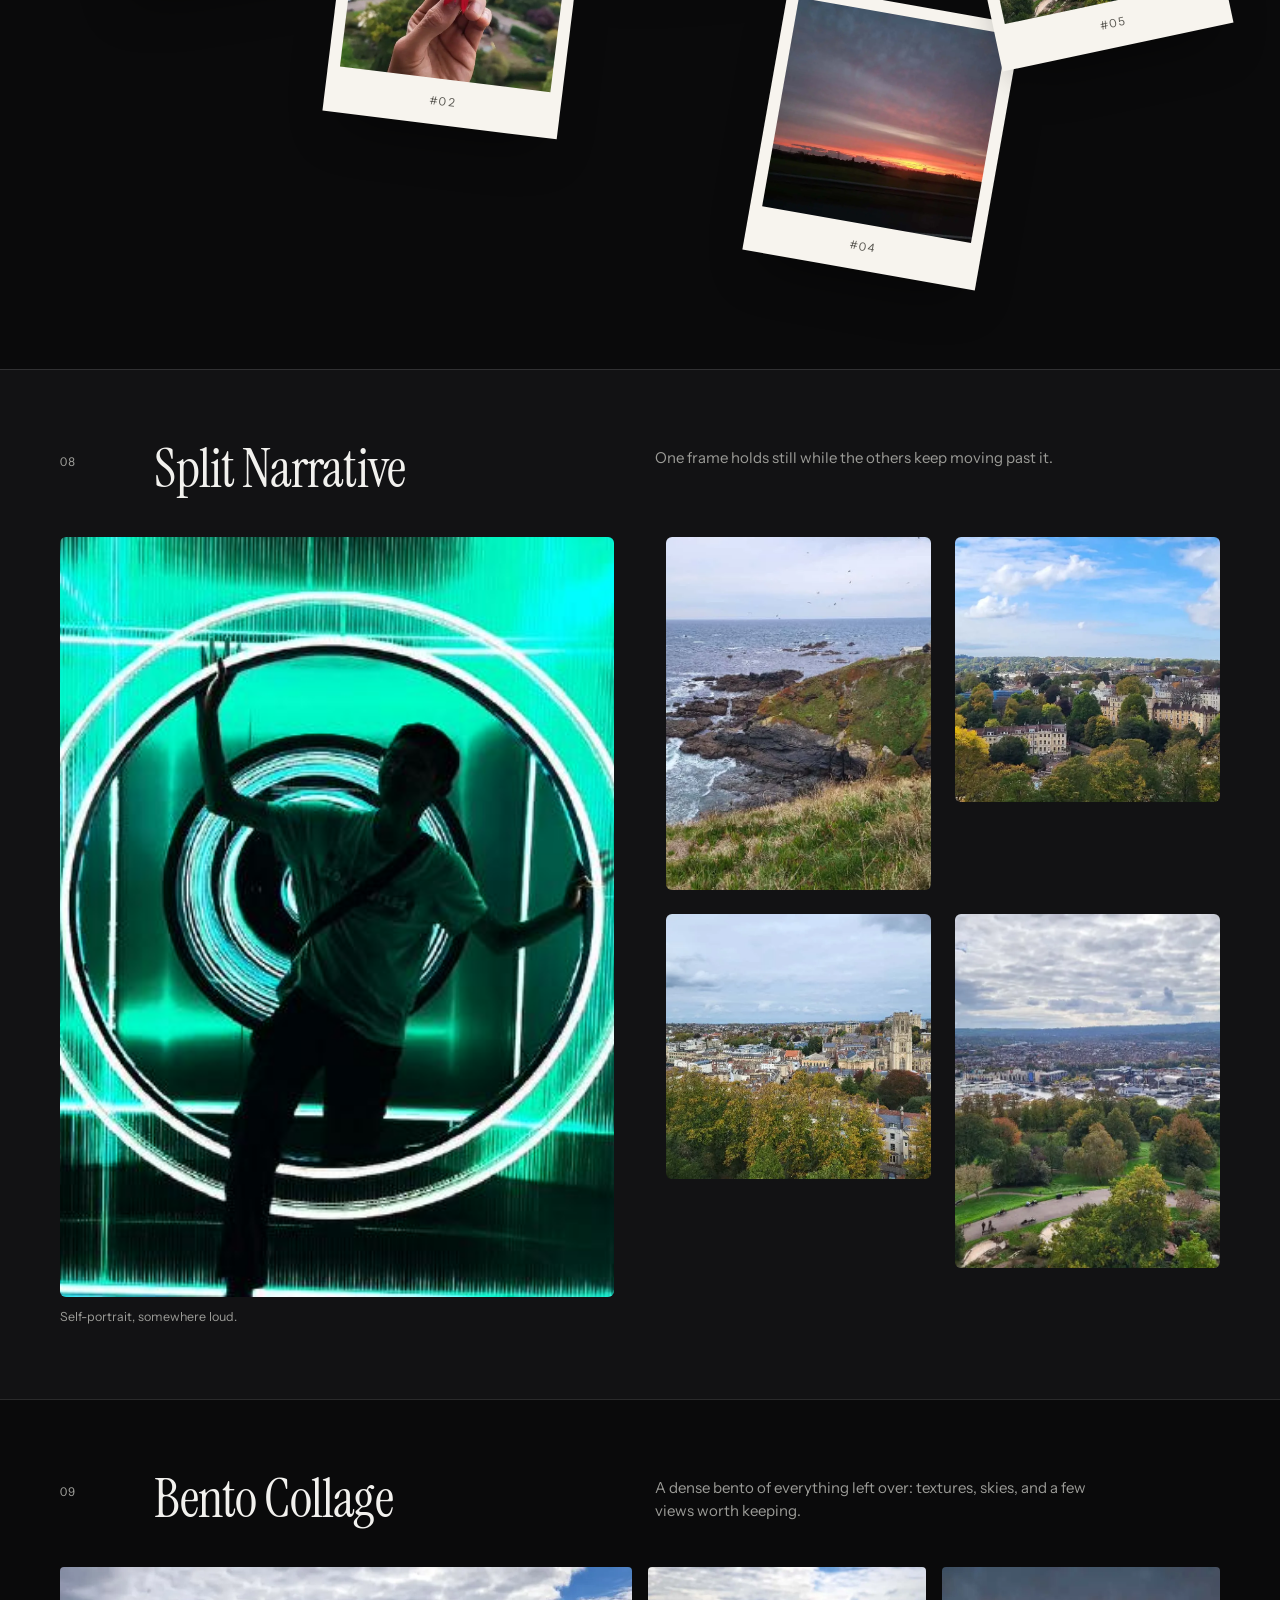
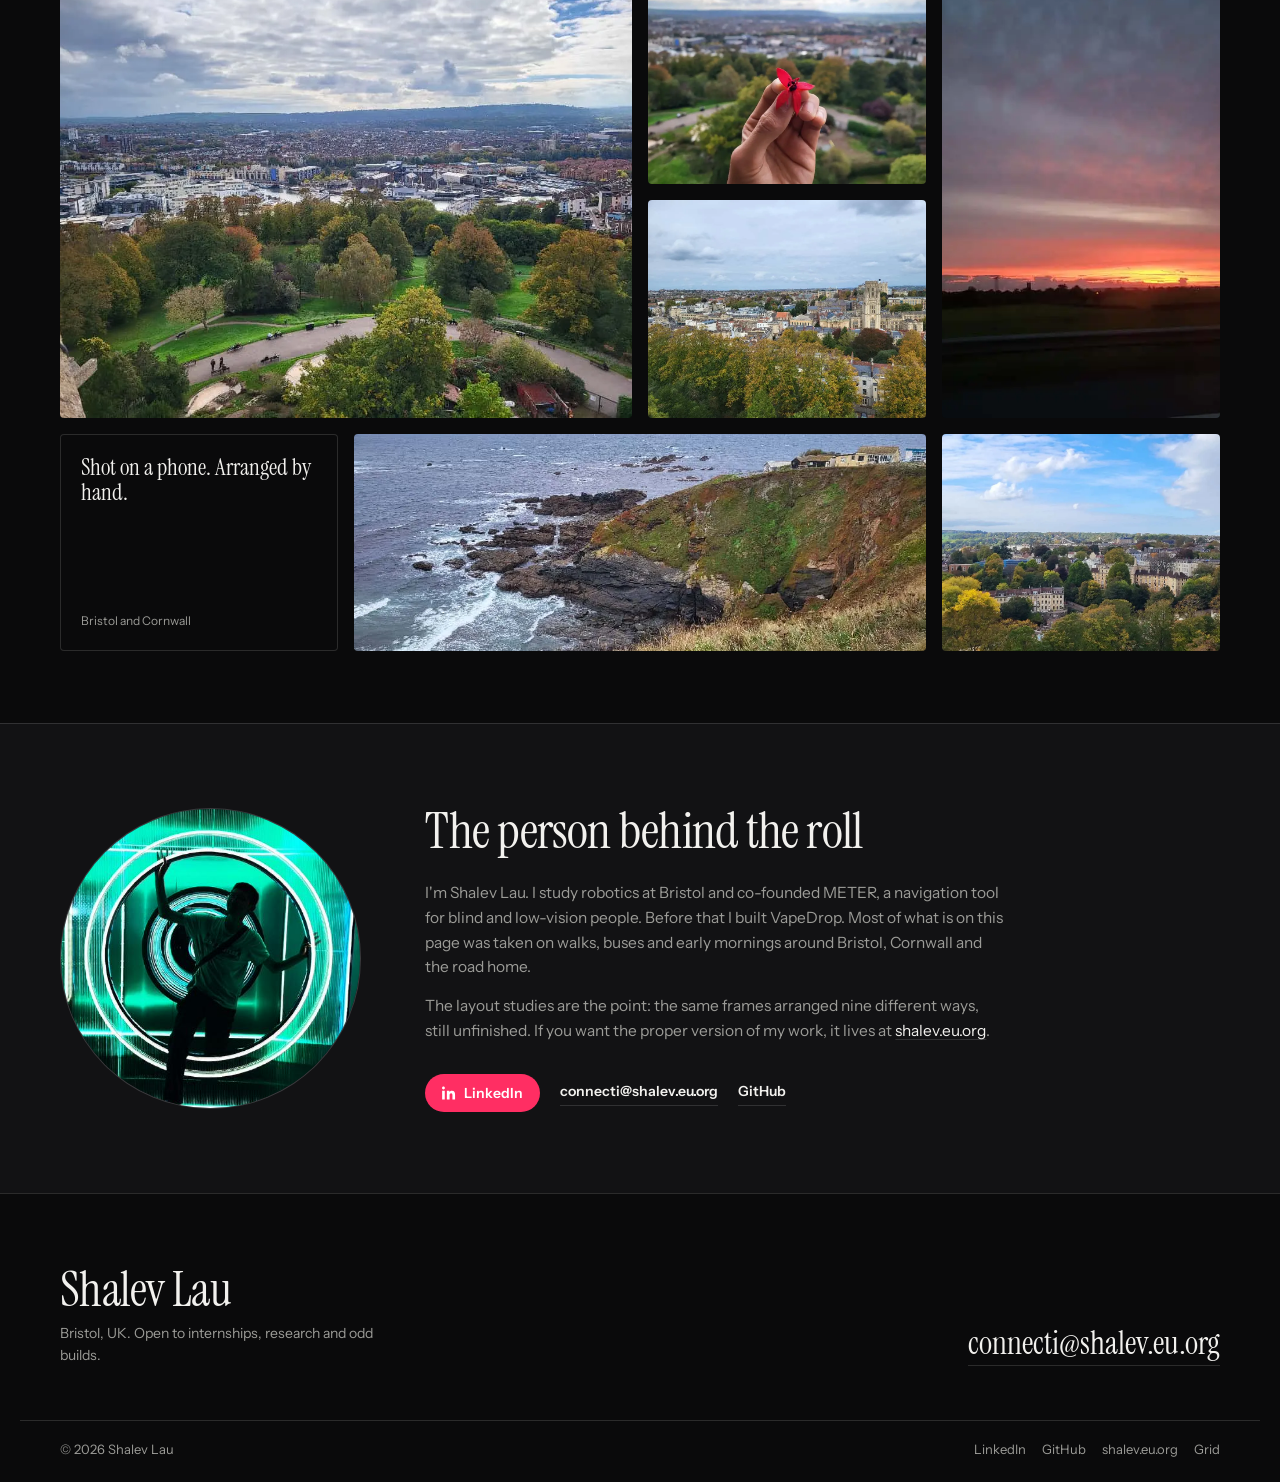
<file: roll.html>
<!DOCTYPE html>
<html lang="en-GB">

<head>
    <meta charset="UTF-8">
    <meta name="viewport" content="width=device-width, initial-scale=1">
    <title>Roll — Shalev Lau</title>
    <meta name="description" content="The dark-room version of Shalev Lau's nine layout studies — photographs from Bristol, Cornwall and the road home.">
    <link rel="canonical" href="https://bosco-grid.pages.dev/roll">
    <meta name="theme-color" content="#0a0a0b">
    <meta name="color-scheme" content="dark">

    <meta property="og:type" content="website">
    <meta property="og:title" content="Roll — Shalev Lau">
    <meta property="og:description" content="The dark-room version of Shalev Lau's nine layout studies.">
    <meta property="og:url" content="https://bosco-grid.pages.dev/roll">
    <meta property="og:image" content="https://bosco-grid.pages.dev/assets/shalev-lau.png">
    <meta name="twitter:card" content="summary">

    <link rel="icon" href="assets/shalev-lau.png">
    <link rel="apple-touch-icon" href="assets/shalev-lau.png">
    <link rel="preload" as="image" href="assets/shalev-lau.png">

    <link rel="preconnect" href="https://fonts.googleapis.com">
    <link rel="preconnect" href="https://fonts.gstatic.com" crossorigin>
    <link href="https://fonts.googleapis.com/css2?family=Instrument+Sans:ital,wght@0,400..700;1,400..700&family=Instrument+Serif:ital@0;1&display=swap" rel="stylesheet">
    <link rel="stylesheet" href="assets/site.css">

    <script type="application/ld+json">
        {
            "@context": "https://schema.org",
            "@type": "Person",
            "name": "Shalev Lau",
            "url": "https://shalev.eu.org/",
            "image": "https://bosco-grid.pages.dev/assets/shalev-lau.png",
            "jobTitle": "Robotics student and co-founder of METER",
            "sameAs": [
                "https://www.linkedin.com/in/shalevl/",
                "https://github.com/altcar"
            ]
        }
    </script>
</head>

<body id="top" data-theme="dark">
    <a class="skip-link" href="#main">Skip to content</a>

    <header class="site-header">
        <div class="header-inner">
            <a class="brand" href="#top" aria-label="Shalev Lau, back to top">
                <img src="assets/shalev-lau.png" alt="" width="32" height="32">
                <span class="brand-text">
                    <span class="brand-name">Shalev Lau</span>
                    <span class="brand-role">Photographs, rearranged</span>
                </span>
            </a>

            <nav class="site-nav" aria-label="Primary">
                <a class="nav-index" href="#index">Puzzles</a>
                <a class="nav-about" href="#about">About</a>
                <a href="index.html">Grid</a>
                <a class="btn btn-small" href="https://www.linkedin.com/in/shalevl/" target="_blank" rel="noopener noreferrer" aria-label="Shalev Lau on LinkedIn">
                    <svg viewBox="0 0 24 24" fill="currentColor" aria-hidden="true"><path d="M4.98 3.5A2.49 2.49 0 0 1 2.5 6 2.49 2.49 0 0 1 0 3.5C0 2.12 1.12 1 2.5 1s2.48 1.12 2.48 2.5ZM.24 8.25h4.52V23H.24V8.25Zm8.1 0h4.33v2.02h.06c.6-1.14 2.07-2.34 4.26-2.34 4.56 0 5.4 3 5.4 6.9V23h-4.51v-6.77c0-1.61-.03-3.69-2.25-3.69-2.25 0-2.6 1.76-2.6 3.57V23H8.34V8.25Z"/></svg>
                    <span class="btn-label">LinkedIn</span>
                </a>
            </nav>
        </div>
    </header>

    <main id="main">
        <section class="masthead" aria-labelledby="page-title">
            <div class="masthead-copy">
                <p class="place">
                    <span>Bristol, UK</span>
                    <span class="rule" aria-hidden="true"></span>
                    <span>Robotics at Bristol</span>
                </p>

                <h1 id="page-title">One roll,<br>nine puzzles.</h1>

                <p class="lede">Nine layout studies built from photographs I took in Bristol, Cornwall and on the road home. Same frames, rearranged.</p>

                <div class="byline">
                    <img src="assets/shalev-lau.png" alt="" width="44" height="44">
                    <span>
                        <span class="byline-name">Shalev Lau</span>
                        <span class="byline-role">Co-founder at METER. Research at the Bristol Robotics Laboratory.</span>
                    </span>
                </div>

                <div class="actions">
                    <a class="btn btn-accent" href="https://www.linkedin.com/in/shalevl/" target="_blank" rel="noopener noreferrer">
                        <svg viewBox="0 0 24 24" fill="currentColor" aria-hidden="true"><path d="M4.98 3.5A2.49 2.49 0 0 1 2.5 6 2.49 2.49 0 0 1 0 3.5C0 2.12 1.12 1 2.5 1s2.48 1.12 2.48 2.5ZM.24 8.25h4.52V23H.24V8.25Zm8.1 0h4.33v2.02h.06c.6-1.14 2.07-2.34 4.26-2.34 4.56 0 5.4 3 5.4 6.9V23h-4.51v-6.77c0-1.61-.03-3.69-2.25-3.69-2.25 0-2.6 1.76-2.6 3.57V23H8.34V8.25Z"/></svg>
                        Connect on LinkedIn
                    </a>
                    <a class="text-link" href="#index">See the puzzles</a>
                </div>
            </div>

            <figure class="masthead-figure">
                <img src="assets/shalev-lau.png" alt="Shalev Lau standing inside a room of concentric neon light rings." width="460" height="460" fetchpriority="high">
                <figcaption>
                    <span>Self-portrait</span>
                    <span>Somewhere loud</span>
                </figcaption>
            </figure>
        </section>

        <section class="section-block index" id="index" aria-labelledby="index-title">
            <div class="index-head">
                <h2 id="index-title">Nine ways to arrange a photograph</h2>
                <p>Each puzzle is a different layout system. Pick a number and jump in, or scroll straight through.</p>
            </div>
            <div id="main-grid" class="tile-grid"></div>
        </section>

        <div id="puzzles"></div>

        <section class="about" id="about" aria-labelledby="about-title">
            <div class="about-inner">
                <figure class="about-portrait">
                    <img src="assets/shalev-lau.png" alt="Portrait of Shalev Lau in front of concentric neon rings." loading="lazy" decoding="async">
                </figure>

                <div class="about-copy">
                    <h2 id="about-title">The person behind the roll</h2>
                    <p>I'm Shalev Lau. I study robotics at Bristol and co-founded METER, a navigation tool for blind and low-vision people. Before that I built VapeDrop. Most of what is on this page was taken on walks, buses and early mornings around Bristol, Cornwall and the road home.</p>
                    <p>The layout studies are the point: the same frames arranged nine different ways, still unfinished. If you want the proper version of my work, it lives at <a href="https://shalev.eu.org/" target="_blank" rel="noopener noreferrer">shalev.eu.org</a>.</p>

                    <div class="about-links">
                        <a class="btn btn-accent" href="https://www.linkedin.com/in/shalevl/" target="_blank" rel="noopener noreferrer">
                            <svg viewBox="0 0 24 24" fill="currentColor" aria-hidden="true"><path d="M4.98 3.5A2.49 2.49 0 0 1 2.5 6 2.49 2.49 0 0 1 0 3.5C0 2.12 1.12 1 2.5 1s2.48 1.12 2.48 2.5ZM.24 8.25h4.52V23H.24V8.25Zm8.1 0h4.33v2.02h.06c.6-1.14 2.07-2.34 4.26-2.34 4.56 0 5.4 3 5.4 6.9V23h-4.51v-6.77c0-1.61-.03-3.69-2.25-3.69-2.25 0-2.6 1.76-2.6 3.57V23H8.34V8.25Z"/></svg>
                            LinkedIn
                        </a>
                        <a class="text-link" href="mailto:connecti@shalev.eu.org">connecti@shalev.eu.org</a>
                        <a class="text-link" href="https://github.com/altcar" target="_blank" rel="noopener noreferrer">GitHub</a>
                    </div>
                </div>
            </div>
        </section>
    </main>

    <footer class="site-footer">
        <div class="footer-inner">
            <div>
                <p class="footer-name">Shalev Lau</p>
                <p class="footer-note">Bristol, UK. Open to internships, research and odd builds.</p>
            </div>
            <a class="footer-mail" href="mailto:connecti@shalev.eu.org">connecti@shalev.eu.org</a>
        </div>

        <div class="footer-base">
            <span>© <span data-year>2026</span> Shalev Lau</span>
            <div class="footer-links">
                <a href="https://www.linkedin.com/in/shalevl/" target="_blank" rel="noopener noreferrer">LinkedIn</a>
                <a href="https://github.com/altcar" target="_blank" rel="noopener noreferrer">GitHub</a>
                <a href="https://shalev.eu.org/" target="_blank" rel="noopener noreferrer">shalev.eu.org</a>
                <a href="index.html">Grid</a>
            </div>
        </div>
    </footer>

    <button class="to-top" type="button" aria-label="Back to top">
        <svg viewBox="0 0 24 24" fill="none" stroke="currentColor" stroke-width="2" aria-hidden="true"><path d="M12 19V5M5 12l7-7 7 7"/></svg>
    </button>

    <script src="assets/site.js"></script>
</body>

</html>
</file>
<file: assets/site.css>
/* ------------------------------------------------------------------
   Shalev Lau — Puzzles
   Shared stylesheet for index.html (light) and roll.html (dark)
-------------------------------------------------------------------*/

:root {
    --font-sans: "Instrument Sans", ui-sans-serif, system-ui, -apple-system, "Segoe UI", Roboto, Helvetica, Arial, sans-serif;
    --font-display: "Instrument Serif", Georgia, "Times New Roman", serif;

    --max: 1240px;
    --pad: clamp(18px, 4vw, 40px);
    --radius: 6px;
    --ease: cubic-bezier(0.2, 0.7, 0.2, 1);
    --accent: #ff2e63;
}

[data-theme="light"] {
    --bg: #fafaf9;
    --surface: #f1f1ee;
    --ink: #141412;
    --muted: #6f6f6a;
    --line: rgba(20, 20, 18, 0.12);
    --card: #e6e6e1;
    --header: rgba(250, 250, 249, 0.82);
    --shadow: rgba(20, 20, 18, 0.18);
}

[data-theme="dark"] {
    --bg: #0a0a0b;
    --surface: #121214;
    --ink: #f2f1ee;
    --muted: #9b9b97;
    --line: rgba(242, 241, 238, 0.14);
    --card: #1c1c1f;
    --header: rgba(10, 10, 11, 0.78);
    --shadow: rgba(0, 0, 0, 0.55);
}

*,
*::before,
*::after {
    box-sizing: border-box;
}

html {
    -webkit-text-size-adjust: 100%;
    scroll-behavior: smooth;
}

body {
    margin: 0;
    background: var(--bg);
    color: var(--ink);
    font-family: var(--font-sans);
    font-size: 16px;
    line-height: 1.6;
    overflow-x: clip;
    -webkit-font-smoothing: antialiased;
    -moz-osx-font-smoothing: grayscale;
}

img {
    display: block;
    max-width: 100%;
    height: auto;
}

a {
    color: inherit;
}

::selection {
    background: var(--accent);
    color: #fff;
}

:focus-visible {
    outline: 2px solid var(--accent);
    outline-offset: 3px;
    border-radius: 2px;
}

.skip-link {
    position: absolute;
    top: 8px;
    left: 8px;
    z-index: 300;
    transform: translateY(-160%);
    background: var(--ink);
    color: var(--bg);
    padding: 10px 16px;
    border-radius: 999px;
    font-size: 14px;
    font-weight: 600;
    text-decoration: none;
    transition: transform 0.2s var(--ease);
}

.skip-link:focus {
    transform: none;
}

/* ------------------------------------------------------------------
   Header
-------------------------------------------------------------------*/

.site-header {
    position: fixed;
    inset: 0 0 auto 0;
    z-index: 100;
    background: var(--header);
    -webkit-backdrop-filter: blur(16px) saturate(140%);
    backdrop-filter: blur(16px) saturate(140%);
    border-bottom: 1px solid var(--line);
}

.site-header .header-inner {
    max-width: var(--max);
    margin: 0 auto;
    padding: 0 var(--pad);
    height: 64px;
    display: flex;
    align-items: center;
    justify-content: space-between;
    gap: 16px;
}

.brand {
    display: flex;
    align-items: center;
    gap: 10px;
    min-width: 0;
    text-decoration: none;
}

.brand img {
    width: 32px;
    height: 32px;
    border-radius: 50%;
    object-fit: cover;
    object-position: 50% 38%;
    border: 1px solid var(--line);
    flex: none;
}

.brand-text {
    display: flex;
    flex-direction: column;
    min-width: 0;
    line-height: 1.15;
}

.brand-name {
    font-size: 15px;
    font-weight: 650;
    letter-spacing: -0.01em;
    white-space: nowrap;
}

.brand-role {
    font-family: var(--font-display);
    font-style: italic;
    font-size: 14px;
    color: var(--muted);
    white-space: nowrap;
}

.site-nav {
    display: flex;
    align-items: center;
    gap: clamp(12px, 2.2vw, 26px);
    font-size: 14px;
}

.site-nav > a:not(.btn) {
    color: var(--muted);
    text-decoration: none;
    transition: color 0.2s;
    white-space: nowrap;
}

.site-nav > a:not(.btn):hover {
    color: var(--ink);
}

.site-nav > a[aria-current="page"] {
    color: var(--ink);
    text-decoration: underline;
    text-underline-offset: 5px;
    text-decoration-thickness: 1px;
}

.btn {
    display: inline-flex;
    align-items: center;
    justify-content: center;
    gap: 8px;
    padding: 11px 16px;
    border: 1px solid transparent;
    border-radius: 999px;
    background: var(--ink);
    color: var(--bg);
    font-family: inherit;
    font-size: 14px;
    font-weight: 600;
    line-height: 1;
    text-decoration: none;
    cursor: pointer;
    transition: transform 0.2s var(--ease), background 0.2s, color 0.2s, border-color 0.2s;
}

.btn:hover {
    transform: translateY(-1px);
}

.btn svg {
    width: 14px;
    height: 14px;
    flex: none;
}

.btn-accent {
    background: var(--accent);
    color: #fff;
}

.btn-accent:hover {
    background: #e41a52;
}

.btn-ghost {
    background: transparent;
    color: var(--ink);
    border-color: var(--line);
}

.btn-ghost:hover {
    border-color: var(--ink);
}

.btn-small {
    padding: 9px 14px;
    font-size: 13px;
}

/* ------------------------------------------------------------------
   Masthead
-------------------------------------------------------------------*/

.masthead {
    max-width: var(--max);
    margin: 0 auto;
    padding: clamp(104px, 13vh, 150px) var(--pad) clamp(40px, 7vh, 76px);
    display: grid;
    grid-template-columns: minmax(0, 1.25fr) minmax(0, 0.75fr);
    gap: clamp(28px, 5vw, 72px);
    align-items: center;
}

.place {
    margin: 0 0 clamp(14px, 2.6vh, 24px);
    font-size: 13px;
    color: var(--muted);
    display: flex;
    flex-wrap: wrap;
    align-items: center;
    gap: 8px 14px;
}

.place .rule {
    display: inline-block;
    width: 28px;
    height: 1px;
    background: var(--line);
}

.masthead h1 {
    margin: 0 0 clamp(18px, 3vh, 28px);
    font-family: var(--font-display);
    font-weight: 400;
    font-size: clamp(3.1rem, 8vw, 6.5rem);
    line-height: 0.94;
    letter-spacing: -0.015em;
    text-wrap: balance;
}

.lede {
    margin: 0 0 clamp(24px, 4vh, 34px);
    max-width: 44ch;
    font-size: clamp(1.02rem, 1.4vw, 1.18rem);
    line-height: 1.55;
    color: var(--muted);
    text-wrap: pretty;
}

.byline {
    display: flex;
    align-items: center;
    gap: 12px;
    margin-bottom: clamp(22px, 3.6vh, 30px);
}

.byline img {
    width: 44px;
    height: 44px;
    border-radius: 50%;
    object-fit: cover;
    object-position: 50% 38%;
    flex: none;
}

.byline-name {
    display: block;
    font-size: 15px;
    font-weight: 650;
    letter-spacing: -0.01em;
}

.byline-role {
    display: block;
    max-width: 40ch;
    font-size: 13.5px;
    line-height: 1.45;
    color: var(--muted);
}

.actions {
    display: flex;
    flex-wrap: wrap;
    align-items: center;
    gap: 14px 20px;
}

.text-link {
    padding-bottom: 3px;
    border-bottom: 1px solid var(--line);
    font-size: 14px;
    font-weight: 600;
    text-decoration: none;
    transition: color 0.2s, border-color 0.2s;
}

.text-link:hover {
    color: var(--accent);
    border-color: var(--accent);
}

.masthead-figure {
    margin: 0;
}

.masthead-figure img {
    width: 100%;
    aspect-ratio: 4 / 5;
    object-fit: cover;
    object-position: 50% 42%;
    border-radius: var(--radius);
    background: var(--card);
}

.masthead-figure figcaption {
    display: flex;
    justify-content: space-between;
    gap: 12px;
    margin-top: 10px;
    font-size: 12.5px;
    color: var(--muted);
}

/* ------------------------------------------------------------------
   Index of puzzles
-------------------------------------------------------------------*/

.section-block {
    max-width: var(--max);
    margin: 0 auto;
    padding-left: var(--pad);
    padding-right: var(--pad);
}

.index {
    padding-top: clamp(16px, 3vh, 28px);
    padding-bottom: clamp(52px, 9vh, 104px);
    scroll-margin-top: 76px;
}

.index-head {
    display: flex;
    align-items: flex-end;
    justify-content: space-between;
    gap: 24px;
    padding: clamp(22px, 4vh, 36px) 0 clamp(22px, 4vh, 32px);
    border-top: 1px solid var(--line);
}

.index-head h2 {
    margin: 0;
    max-width: 20ch;
    font-family: var(--font-display);
    font-weight: 400;
    font-size: clamp(1.9rem, 4vw, 3rem);
    line-height: 1.02;
    letter-spacing: -0.01em;
    text-wrap: balance;
}

.index-head p {
    margin: 0;
    max-width: 34ch;
    font-size: 14px;
    line-height: 1.55;
    color: var(--muted);
}

.tile-grid {
    display: grid;
    grid-template-columns: repeat(3, minmax(0, 1fr));
    gap: clamp(16px, 2.4vw, 28px);
}

.tile {
    display: block;
    text-decoration: none;
}

.tile-media {
    display: block;
    overflow: hidden;
    border-radius: var(--radius);
    background: var(--card);
}

.tile img {
    width: 100%;
    aspect-ratio: 4 / 3;
    object-fit: cover;
    transition: transform 0.8s var(--ease);
}

@media (hover: hover) {
    .tile:hover img {
        transform: scale(1.045);
    }
}

.tile-caption {
    display: flex;
    align-items: baseline;
    justify-content: space-between;
    gap: 12px;
    padding: 10px 2px 0;
    font-size: 13px;
    color: var(--muted);
}

.tile-num {
    font-size: 12px;
    letter-spacing: 0.06em;
    font-variant-numeric: tabular-nums;
}

.tile-title {
    color: var(--ink);
    font-size: 13.5px;
    font-weight: 600;
    text-align: right;
}

/* ------------------------------------------------------------------
   Puzzle sections
-------------------------------------------------------------------*/

.puzzle {
    position: relative;
    padding: clamp(46px, 8vh, 86px) 0;
    border-top: 1px solid var(--line);
    scroll-margin-top: 76px;
}

.puzzle:nth-of-type(even) {
    background: var(--surface);
}

.puzzle-inner {
    max-width: var(--max);
    margin: 0 auto;
    padding: 0 var(--pad);
}

.puzzle-head {
    display: grid;
    grid-template-columns: 56px minmax(0, 0.9fr) minmax(0, 1.1fr);
    gap: clamp(16px, 3vw, 48px);
    align-items: start;
    margin-bottom: clamp(26px, 4.5vh, 44px);
}

.puzzle-num {
    padding-top: 10px;
    font-size: 12px;
    letter-spacing: 0.08em;
    font-variant-numeric: tabular-nums;
    color: var(--muted);
}

.puzzle-head h2 {
    margin: 0;
    font-family: var(--font-display);
    font-weight: 400;
    font-size: clamp(2rem, 4.4vw, 3.4rem);
    line-height: 1;
    letter-spacing: -0.015em;
    text-wrap: balance;
}

.puzzle-desc {
    margin: 0;
    padding-top: 4px;
    max-width: 46ch;
    font-size: 15px;
    line-height: 1.55;
    color: var(--muted);
    text-wrap: pretty;
}

/* Puzzle 1 — canvas */

.canvas {
    position: relative;
    margin-top: clamp(10px, 2vh, 20px);
}

.canvas-bg {
    width: 100%;
    aspect-ratio: 16 / 9;
    object-fit: cover;
    border-radius: var(--radius);
    background: var(--card);
    box-shadow: 0 36px 70px -36px var(--shadow);
}

.canvas-pin {
    position: absolute;
    width: 17%;
    aspect-ratio: 3 / 4;
    object-fit: cover;
    border-radius: 4px;
    border: 5px solid var(--bg);
    box-shadow: 0 20px 44px -20px var(--shadow);
}

.pin-1 {
    left: 2%;
    top: -7%;
    transform: rotate(-4deg);
}

.pin-2 {
    right: 4%;
    top: -8%;
    width: 15%;
    transform: rotate(5deg);
}

.pin-3 {
    right: 9%;
    bottom: -11%;
    width: 20%;
    aspect-ratio: 4 / 3;
    transform: rotate(-3deg);
}

/* Puzzle 2 — fade */

.fade-grid {
    display: grid;
    grid-template-columns: repeat(3, minmax(0, 1fr));
    gap: clamp(10px, 1.6vw, 18px);
}

.fade-cell {
    position: relative;
    display: block;
    width: 100%;
    aspect-ratio: 4 / 3;
    padding: 0;
    border: 0;
    border-radius: var(--radius);
    overflow: hidden;
    background: var(--card);
    cursor: pointer;
    -webkit-appearance: none;
    appearance: none;
}

.fade-cell img {
    position: absolute;
    inset: 0;
    width: 100%;
    height: 100%;
    object-fit: cover;
    transition: opacity 0.7s var(--ease), transform 1s var(--ease);
}

.fade-cell img.top {
    opacity: 0;
}

.fade-cell:focus-visible img {
    transform: scale(1.03);
}

.fade-cell:focus-visible img.top,
.fade-cell[aria-pressed="true"] img.top {
    opacity: 1;
}

@media (hover: hover) {
    .fade-cell:hover img {
        transform: scale(1.03);
    }

    .fade-cell:hover img.top {
        opacity: 1;
    }
}

/* Puzzle 3 — stagger */

.stagger {
    display: flex;
    flex-direction: column;
    gap: clamp(20px, 4vw, 48px);
}

.stagger img {
    width: 46%;
    border-radius: var(--radius);
    box-shadow: 0 28px 60px -34px var(--shadow);
}

.stagger img:nth-child(1) {
    align-self: flex-start;
    transform: rotate(-2deg);
}

.stagger img:nth-child(2) {
    width: 56%;
    align-self: center;
    transform: rotate(1.5deg);
}

.stagger img:nth-child(3) {
    width: 44%;
    align-self: flex-end;
    transform: rotate(-1deg);
}

/* Puzzle 4 — details */

.details {
    display: grid;
    grid-template-columns: repeat(4, minmax(0, 1fr));
    gap: clamp(10px, 1.6vw, 18px);
    align-items: start;
}

.details figure {
    margin: 0;
}

.details figure:nth-child(2),
.details figure:nth-child(4) {
    transform: translateY(clamp(14px, 3vw, 34px));
}

.details img {
    width: 100%;
    aspect-ratio: 1;
    object-fit: cover;
    border-radius: var(--radius);
    background: var(--card);
}

.details figcaption {
    padding-top: 8px;
    font-size: 12px;
    color: var(--muted);
}

/* Puzzle 5 — filmstrip */

.strip-shell {
    position: relative;
}

.filmstrip {
    display: flex;
    gap: clamp(12px, 2vw, 22px);
    margin: 0 calc(var(--pad) * -1);
    padding: 4px var(--pad) 16px;
    overflow-x: auto;
    scroll-snap-type: x mandatory;
    overscroll-behavior-x: contain;
    scrollbar-width: none;
}

.filmstrip::-webkit-scrollbar {
    display: none;
}

.filmstrip figure {
    flex: 0 0 auto;
    width: clamp(210px, 26vw, 330px);
    margin: 0;
    scroll-snap-align: center;
}

.filmstrip img {
    width: 100%;
    height: clamp(300px, 52vh, 480px);
    object-fit: cover;
    border-radius: var(--radius);
    background: var(--card);
}

.filmstrip figcaption {
    display: flex;
    justify-content: space-between;
    gap: 10px;
    margin-top: 10px;
    font-size: 12px;
    color: var(--muted);
}

.strip-btn {
    position: absolute;
    top: calc(50% - 34px);
    z-index: 2;
    display: grid;
    place-items: center;
    width: 44px;
    height: 44px;
    padding: 0;
    border: 0;
    border-radius: 50%;
    background: var(--ink);
    color: var(--bg);
    cursor: pointer;
    opacity: 1;
    box-shadow: 0 8px 24px var(--shadow);
    transition: opacity 0.2s, transform 0.2s var(--ease);
}

.strip-btn svg {
    width: 18px;
    height: 18px;
}

.strip-btn.prev {
    left: 8px;
}

.strip-btn.next {
    right: 8px;
}

.strip-shell:hover .strip-btn,
.strip-btn:focus-visible {
    opacity: 1;
}

.strip-btn:hover {
    transform: scale(1.06);
}

.strip-btn:disabled {
    opacity: 0.3;
    cursor: default;
    transform: none;
}

/* Puzzle 6 — organic */

.organic {
    display: flex;
    justify-content: center;
    align-items: center;
    gap: clamp(14px, 3vw, 36px);
    padding: clamp(8px, 2vh, 24px) 0;
}

.organic figure {
    width: 30%;
    margin: 0;
}

.organic img {
    width: 100%;
    aspect-ratio: 3 / 4;
    object-fit: cover;
    box-shadow: 0 30px 60px -32px var(--shadow);
    transition: border-radius 0.7s var(--ease), transform 0.7s var(--ease);
}

.organic figure:nth-child(1) img {
    border-radius: 44% 56% 62% 38% / 48% 42% 58% 52%;
    transform: translateY(-10px) rotate(-1deg);
}

.organic figure:nth-child(2) img {
    border-radius: 58% 42% 38% 62% / 42% 58% 42% 58%;
    transform: translateY(16px);
}

.organic figure:nth-child(3) img {
    border-radius: 38% 62% 48% 52% / 56% 38% 62% 44%;
    transform: translateY(-4px) rotate(1deg);
}

@media (hover: hover) {
    .organic img:hover {
        border-radius: 50%;
    }
}

/* Puzzle 7 — polaroids */

.polaroid-field {
    position: relative;
    height: clamp(460px, 70vh, 660px);
}

.polaroid {
    position: absolute;
    width: clamp(160px, 20vw, 236px);
    padding: 12px 12px 46px;
    background: #f7f4ee;
    color: #1a1a18;
    box-shadow: 0 26px 50px -22px var(--shadow);
    transition: transform 0.35s var(--ease);
}

.polaroid img {
    width: 100%;
    aspect-ratio: 1;
    object-fit: cover;
    background: #ddd9d2;
}

.polaroid .cap {
    position: absolute;
    right: 0;
    bottom: 15px;
    left: 0;
    text-align: center;
    font-size: 11.5px;
    letter-spacing: 0.1em;
    color: #5c5a54;
}

.p1 {
    left: 3%;
    top: 7%;
    transform: rotate(-9deg);
}

.p2 {
    left: 24%;
    top: 30%;
    transform: rotate(7deg);
}

.p3 {
    left: 45%;
    top: 4%;
    transform: rotate(-4deg);
}

.p4 {
    right: 19%;
    bottom: 4%;
    transform: rotate(10deg);
}

.p5 {
    right: 1%;
    top: 18%;
    transform: rotate(-12deg);
}

@media (hover: hover) {
    .polaroid:hover {
        transform: rotate(0deg) scale(1.06);
        z-index: 5;
    }
}

/* Puzzle 8 — split */

.split {
    display: grid;
    grid-template-columns: minmax(0, 1fr) minmax(0, 1fr);
    gap: clamp(20px, 4vw, 56px);
    align-items: start;
}

.split-hero {
    position: sticky;
    top: 84px;
    margin: 0;
}

.split-hero img {
    width: 100%;
    height: calc(100svh - 120px);
    max-height: 760px;
    object-fit: cover;
    object-position: 50% 42%;
    border-radius: var(--radius);
    background: var(--card);
}

.split-hero figcaption {
    margin-top: 10px;
    font-size: 12.5px;
    color: var(--muted);
}

.split-stack {
    display: grid;
    grid-template-columns: repeat(2, minmax(0, 1fr));
    gap: clamp(12px, 2vw, 24px);
}

.split-stack figure {
    margin: 0;
}

.split-stack img {
    width: 100%;
    object-fit: cover;
    border-radius: var(--radius);
    background: var(--card);
}

.split-stack figure:nth-child(1) img,
.split-stack figure:nth-child(4) img {
    aspect-ratio: 3 / 4;
}

.split-stack figure:nth-child(2) img,
.split-stack figure:nth-child(3) img {
    aspect-ratio: 1;
}

/* Puzzle 9 — bento */

.bento {
    display: grid;
    grid-template-columns: repeat(4, minmax(0, 1fr));
    grid-auto-rows: clamp(150px, 17vw, 220px);
    grid-template-areas:
        "a a b c"
        "a a d c"
        "n f f g";
    gap: clamp(10px, 1.4vw, 16px);
}

.bento img {
    width: 100%;
    height: 100%;
    object-fit: cover;
    border-radius: 4px;
    background: var(--card);
}

.bento .b-a { grid-area: a; }
.bento .b-b { grid-area: b; }
.bento .b-c { grid-area: c; }
.bento .b-d { grid-area: d; }
.bento .b-f { grid-area: f; }
.bento .b-g { grid-area: g; }

.bento-note {
    grid-area: n;
    display: flex;
    flex-direction: column;
    justify-content: space-between;
    padding: clamp(12px, 2vw, 20px);
    border: 1px solid var(--line);
    border-radius: 4px;
    background: var(--bg);
}

.bento-note span:first-child {
    font-family: var(--font-display);
    font-size: clamp(1.15rem, 1.8vw, 1.6rem);
    line-height: 1.1;
}

.bento-note span:last-child {
    font-size: 12px;
    color: var(--muted);
}

/* ------------------------------------------------------------------
   About
-------------------------------------------------------------------*/

.about {
    padding: clamp(54px, 9vh, 100px) 0;
    border-top: 1px solid var(--line);
    background: var(--surface);
    scroll-margin-top: 76px;
}

.about-inner {
    max-width: var(--max);
    margin: 0 auto;
    padding: 0 var(--pad);
    display: grid;
    grid-template-columns: minmax(0, 0.55fr) minmax(0, 1.45fr);
    gap: clamp(28px, 5vw, 72px);
    align-items: center;
}

.about-portrait {
    margin: 0;
    justify-self: start;
    width: 100%;
    max-width: 320px;
}

.about-portrait img {
    width: 100%;
    aspect-ratio: 1;
    object-fit: cover;
    border-radius: 50%;
    border: 1px solid var(--line);
    background: var(--card);
}

.about h2 {
    margin: 0 0 clamp(16px, 2.6vh, 24px);
    font-family: var(--font-display);
    font-weight: 400;
    font-size: clamp(2rem, 4vw, 3.2rem);
    line-height: 1.02;
    letter-spacing: -0.015em;
    text-wrap: balance;
}

.about p {
    margin: 0 0 14px;
    max-width: 58ch;
    font-size: 15.5px;
    line-height: 1.6;
    color: var(--muted);
    text-wrap: pretty;
}

.about p a {
    color: var(--ink);
    text-decoration-color: var(--line);
    text-underline-offset: 3px;
}

.about p a:hover {
    text-decoration-color: var(--accent);
}

.about-links {
    display: flex;
    flex-wrap: wrap;
    align-items: center;
    gap: 12px 20px;
    margin-top: clamp(20px, 3.4vh, 30px);
}

/* ------------------------------------------------------------------
   Footer
-------------------------------------------------------------------*/

.site-footer {
    padding-top: clamp(44px, 8vh, 76px);
    border-top: 1px solid var(--line);
}

.footer-inner {
    max-width: var(--max);
    margin: 0 auto;
    padding: 0 var(--pad);
    display: grid;
    grid-template-columns: minmax(0, 1.2fr) minmax(0, 1fr);
    gap: 32px;
    align-items: end;
}

.footer-name {
    margin: 0 0 8px;
    font-family: var(--font-display);
    font-weight: 400;
    font-size: clamp(2rem, 4vw, 3rem);
    line-height: 1;
    letter-spacing: -0.015em;
}

.footer-note {
    margin: 0;
    max-width: 36ch;
    font-size: 14px;
    color: var(--muted);
}

.footer-mail {
    justify-self: end;
    text-align: right;
    padding-bottom: 4px;
    border-bottom: 1px solid var(--line);
    font-family: var(--font-display);
    font-size: clamp(1.35rem, 2.6vw, 2rem);
    line-height: 1.1;
    text-decoration: none;
    overflow-wrap: anywhere;
    transition: color 0.2s, border-color 0.2s;
}

.footer-mail:hover {
    color: var(--accent);
    border-color: var(--accent);
}

.footer-base {
    max-width: var(--max);
    margin: clamp(36px, 6vh, 64px) auto 0;
    padding: 18px var(--pad) 22px;
    border-top: 1px solid var(--line);
    display: flex;
    flex-wrap: wrap;
    align-items: center;
    justify-content: space-between;
    gap: 10px 20px;
    font-size: 13px;
    color: var(--muted);
}

.footer-links {
    display: flex;
    flex-wrap: wrap;
    gap: 16px;
}

.footer-links a {
    color: var(--muted);
    text-decoration: none;
    transition: color 0.2s;
}

.footer-links a:hover {
    color: var(--ink);
}

/* ------------------------------------------------------------------
   Back to top
-------------------------------------------------------------------*/

.to-top {
    position: fixed;
    right: 18px;
    bottom: 18px;
    z-index: 90;
    display: grid;
    place-items: center;
    width: 44px;
    height: 44px;
    padding: 0;
    border: 0;
    border-radius: 50%;
    background: var(--ink);
    color: var(--bg);
    cursor: pointer;
    opacity: 0;
    pointer-events: none;
    transform: translateY(8px);
    transition: opacity 0.25s, transform 0.25s var(--ease);
    box-shadow: 0 10px 24px var(--shadow);
}

.to-top.show {
    opacity: 1;
    pointer-events: auto;
    transform: none;
}

.to-top svg {
    width: 18px;
    height: 18px;
}

/* ------------------------------------------------------------------
   Page load
-------------------------------------------------------------------*/

@media (prefers-reduced-motion: no-preference) {
    .masthead .place,
    .masthead h1,
    .masthead .lede,
    .masthead .byline,
    .masthead .actions {
        animation: rise 0.7s var(--ease) both;
    }

    .masthead h1 {
        animation-delay: 0.04s;
    }

    .masthead .lede {
        animation-delay: 0.1s;
    }

    .masthead .byline {
        animation-delay: 0.16s;
    }

    .masthead .actions {
        animation-delay: 0.22s;
    }

    .masthead-figure img {
        animation: unveil 0.9s var(--ease) 0.08s both;
    }
}

@keyframes rise {
    from {
        opacity: 0;
        transform: translateY(12px);
    }

    to {
        opacity: 1;
        transform: none;
    }
}

@keyframes unveil {
    from {
        clip-path: inset(0 0 100% 0);
    }

    to {
        clip-path: inset(0 0 0 0);
    }
}

@media (prefers-reduced-motion: reduce) {
    html {
        scroll-behavior: auto;
    }

    *,
    *::before,
    *::after {
        animation-duration: 0.001ms !important;
        transition-duration: 0.001ms !important;
    }
}

/* ------------------------------------------------------------------
   Responsive
-------------------------------------------------------------------*/

@media (max-width: 1024px) {
    .masthead {
        grid-template-columns: minmax(0, 1.1fr) minmax(0, 0.9fr);
    }

    .puzzle-head {
        grid-template-columns: 44px minmax(0, 1fr) minmax(0, 1fr);
        gap: 20px;
    }

    .split-hero img {
        height: 70svh;
    }
}

@media (max-width: 900px) {
    .brand-role {
        display: none;
    }

    .masthead-figure figcaption span:last-child {
        display: none;
    }
}

@media (max-width: 768px) {
    .site-header .header-inner {
        height: 58px;
    }

    .site-nav {
        gap: 14px;
    }

    .site-nav > a:not(.btn).nav-about {
        display: none;
    }

    .masthead {
        grid-template-columns: 1fr;
        gap: clamp(26px, 5vh, 40px);
        padding-top: clamp(88px, 12vh, 120px);
        align-items: start;
    }

    .masthead h1 {
        font-size: clamp(2.9rem, 12.5vw, 4.6rem);
    }

    .masthead-figure {
        max-width: 460px;
    }

    .masthead-figure img {
        aspect-ratio: 4 / 4.5;
    }

    .index-head {
        flex-direction: column;
        align-items: flex-start;
        gap: 12px;
    }

    .tile-grid {
        grid-template-columns: repeat(2, minmax(0, 1fr));
        gap: 12px;
    }

    .tile:last-child {
        grid-column: 1 / -1;
    }

    .tile:last-child img {
        aspect-ratio: 21 / 9;
    }

    .puzzle {
        padding: clamp(38px, 7vh, 64px) 0;
    }

    .puzzle-head {
        grid-template-columns: 1fr;
        gap: 10px;
        margin-bottom: 22px;
    }

    .puzzle-num {
        padding-top: 0;
    }

    .puzzle-desc {
        padding-top: 0;
    }

    .puzzle-head h2 {
        font-size: clamp(2rem, 9vw, 2.8rem);
    }

    /* canvas */
    .canvas-bg {
        aspect-ratio: 4 / 5;
    }

    .canvas-pin {
        width: 30%;
        border-width: 4px;
    }

    .pin-1 {
        top: -5%;
        left: 1%;
    }

    .pin-2 {
        top: -6%;
        right: 1%;
        width: 27%;
    }

    .pin-3 {
        right: 6%;
        bottom: -6%;
        width: 34%;
    }

    /* fade */
    .fade-grid {
        grid-template-columns: repeat(2, minmax(0, 1fr));
        gap: 8px;
    }

    .fade-cell {
        aspect-ratio: 1;
    }

    /* stagger */
    .stagger {
        gap: 18px;
    }

    .stagger img {
        width: 78%;
    }

    .stagger img:nth-child(2) {
        width: 88%;
    }

    .stagger img:nth-child(3) {
        width: 72%;
    }

    /* details */
    .details {
        grid-template-columns: repeat(2, minmax(0, 1fr));
        gap: 10px;
    }

    .details figure:nth-child(2),
    .details figure:nth-child(4) {
        transform: none;
    }

    /* filmstrip */
    .filmstrip {
        gap: 12px;
        scroll-snap-type: x proximity;
    }

    .filmstrip figure {
        width: 66vw;
    }

    .filmstrip img {
        height: clamp(260px, 44svh, 420px);
    }

    .strip-btn {
        display: none;
    }

    /* organic */
    .organic {
        flex-direction: column;
        gap: 20px;
    }

    .organic figure {
        width: 76%;
    }

    .organic img {
        aspect-ratio: 4 / 5;
    }

    .organic figure:nth-child(1) {
        align-self: flex-start;
    }

    .organic figure:nth-child(2) {
        align-self: flex-end;
    }

    .organic figure:nth-child(3) {
        align-self: flex-start;
    }

    .organic figure img {
        transform: none !important;
    }

    /* polaroids */
    .polaroid-field {
        display: grid;
        grid-template-columns: repeat(2, minmax(0, 1fr));
        height: auto;
        gap: 14px;
    }

    .polaroid {
        position: relative;
        inset: auto;
        width: 100%;
        padding: 9px 9px 36px;
        transform: none !important;
    }

    .polaroid:nth-child(odd) {
        rotate: -1.5deg;
    }

    .polaroid:nth-child(even) {
        rotate: 1.5deg;
    }

    .polaroid:nth-child(5) {
        grid-column: 1 / -1;
        width: calc(50% - 7px);
        justify-self: center;
    }

    /* split */
    .split {
        grid-template-columns: 1fr;
        gap: 18px;
    }

    .split-hero {
        position: relative;
        top: auto;
    }

    .split-hero img {
        height: 62svh;
    }

    /* bento */
    .bento {
        grid-template-columns: repeat(2, minmax(0, 1fr));
        grid-auto-rows: clamp(130px, 26vw, 180px);
        grid-template-areas:
            "a a"
            "a a"
            "b c"
            "d c"
            "f f"
            "n g";
    }

    /* about */
    .about-inner {
        grid-template-columns: 1fr;
        gap: 26px;
        align-items: start;
    }

    .about-portrait {
        width: 132px;
    }

    /* footer */
    .footer-inner {
        grid-template-columns: 1fr;
        gap: 24px;
    }

    .footer-mail {
        justify-self: start;
        text-align: left;
    }
}

@media (max-width: 560px) {
    .brand-name {
        font-size: 14px;
    }

    .site-nav > a:not(.btn).nav-index {
        display: none;
    }

    .site-nav .btn {
        padding: 9px 11px;
    }

    .btn-label {
        display: none;
    }

    .site-nav .btn svg {
        width: 16px;
        height: 16px;
    }

    .masthead h1 {
        font-size: clamp(2.6rem, 13.5vw, 3.6rem);
    }

    .place {
        gap: 6px 10px;
    }

    .place .rule {
        width: 18px;
    }

    .tile-caption {
        padding-top: 8px;
    }

    .tile-title {
        font-size: 12.5px;
    }

    .filmstrip figure {
        width: 74vw;
    }

    .polaroid:nth-child(5) {
        width: 62%;
    }

    .bento {
        grid-auto-rows: 128px;
    }

    .footer-base {
        flex-direction: column;
        align-items: flex-start;
    }
}

@media (hover: none) {
    .strip-btn {
        display: none;
    }
}
</file>
